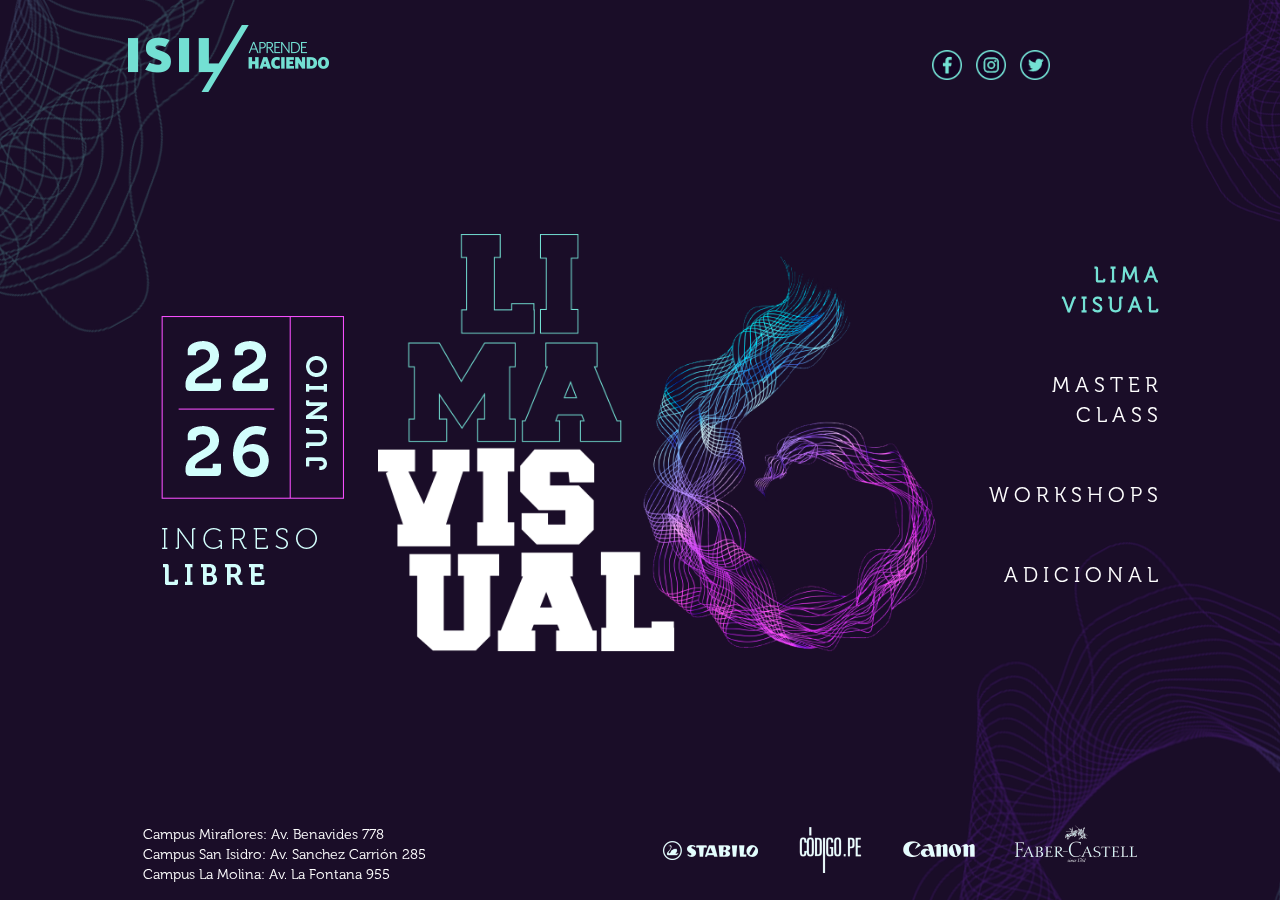
<file: index.html>
<!DOCTYPE html>
<html lang="en">
  <head>
  <title>L I M A  V I S U A L</title>
  <meta charset="utf-8">
  <meta name="viewport" content="width=device-width, initial-scale=1">
  <link rel="stylesheet" href="https://maxcdn.bootstrapcdn.com/bootstrap/3.3.7/css/bootstrap.min.css">
  <script src="js/js.js"></script>
  <script src="https://maxcdn.bootstrapcdn.com/bootstrap/3.3.7/js/bootstrap.min.js"></script>
  <link href="fonts/Museo-300.css" rel="stylesheet" type="text/css">
  <link href="fonts/MuseoSlab-500.css" rel="stylesheet" type="text/css">
	  <link href="css/style.css" rel="stylesheet" type="text/css">
      <link href="css/animate.min.css" rel="stylesheet" type="text/css">
  
  </head>
  <body>

	<div class="malla"> <img src="img/malla.png" class="img-responsive"></div>
	<div class="malla2"> <img src="img/malla.png" class="img-responsive"></div>
	<div class="malla3"> <img src="img/malla.png" class="img-responsive"></div>
	<div class="malla4"> <img src="img/malla.png" class="img-responsive"></div>
	<div class="custom-container">
    
	
    <div class="custom-content">
    <div class="logo-brand animated bounceInDown"><a href="index.html"><img src="img/logotipo.png" alt="logo" class="img-responsive"/></a></div>
    <div class="redes">
    <ul>
    <li><a href="https://es-la.facebook.com/ISILpe/" target="_blank"><img src="img/facebook.png" width="30" height="30" alt=""/></a></li>
    <li><a href="https://www.instagram.com/isil_pe/?hl=es-la" target="_blank"><img src="img/insta.png" width="30" height="30" alt=""/></a></li>
    <li><a href="https://twitter.com/isil_pe?lang=es" target="_blank"><img src="img/twitter.png" width="30" height="30" alt=""/></a></li>
    
    </ul>
    </div>
    
    
    
   
    <div class="new-actions animated bounceInLeft"> <img src="img/cambia.png" width="260" height="127" alt="" class="img-responsive" style="max-width:183px;"/></div>
    <div class="new-principal-img animated zoomIn" > <img src="img/visual.png" width="668" height="495" alt="" class="img-responsive"/> </div>
    
    
 
      
  </div>
    <div class="custom-sidebar">
    <div class="btn-mobile" id="menu-nav" data-click-state="1"><img src="img/lines-nav.png" alt=""/></div>
    <nav>
        <ul>
        <li class="active"><a href="lima-visual.html">LIMA VISUAL</a></li>
			<li><a href="master-class.html">MASTER CLASS</a></li>
        <li><a href="workshops.html">WORKSHOPS</a></li>
        <li><a href="adicional.html">ADICIONAL</a></li>
      </ul>
      
      <div class="addressMob">
        <p><a href="https://goo.gl/maps/38HmVsGnxo92">Campus Miraflores: <br>Av. Benavides 778</a></p>
           <p><a href="https://goo.gl/maps/GkmCmnxod3t">Campus San Isidro <br> Av. Sanchez Carrión 28</a></p>
           <p><a href="https://goo.gl/maps/DHStRrrfHNH2">Campus La Molina: <br> Av. La Fontana 955</a></p>
 	<ul class="menu-redes"> 
    <li><a href="https://es-la.facebook.com/ISILpe/"><img src="img/facebook.png" width="38" height="38" alt=""/></a></li>
    <li><a href="https://www.instagram.com/isil_pe/?hl=es-la"><img src="img/insta.png" width="38" height="38" alt=""/></a></li>
    <li><a href="https://twitter.com/isil_pe?lang=es"><img src="img/twitter.png" width="38" height="38" alt=""/></a></li>
        
      </ul>
      </div>
      
     
      
      </nav>
  </div>
  </div>
<footer>
    <div class="address">
    <p><a href="https://goo.gl/maps/38HmVsGnxo92">Campus Miraflores: Av. Benavides 778</a><br>
		<a href="https://goo.gl/maps/GkmCmnxod3t">Campus San Isidro: Av. Sanchez Carrión 285</a><br>
        <a href="https://goo.gl/maps/DHStRrrfHNH2">Campus La Molina: Av. La Fontana 955</a></p>
  </div>
    <div class="logos"><img src="img/logos.png" alt="Auspiciadores" class="img-responsive"/></div>
  </footer>
<script>
$('#menu-nav').on('click',function(){

if($(this).attr('data-click-state') == 1) {
$(this).attr('data-click-state', 0)
$("nav").show().css({ "display": "inline-block"});
	
	$(".custom-sidebar").addClass("menu-mob-active");
} else {
$(this).attr('data-click-state', 1)
$("nav").hide();
	$(".custom-sidebar").removeClass("menu-mob-active")
}

});	
</script>
</body>
</html>
</file>
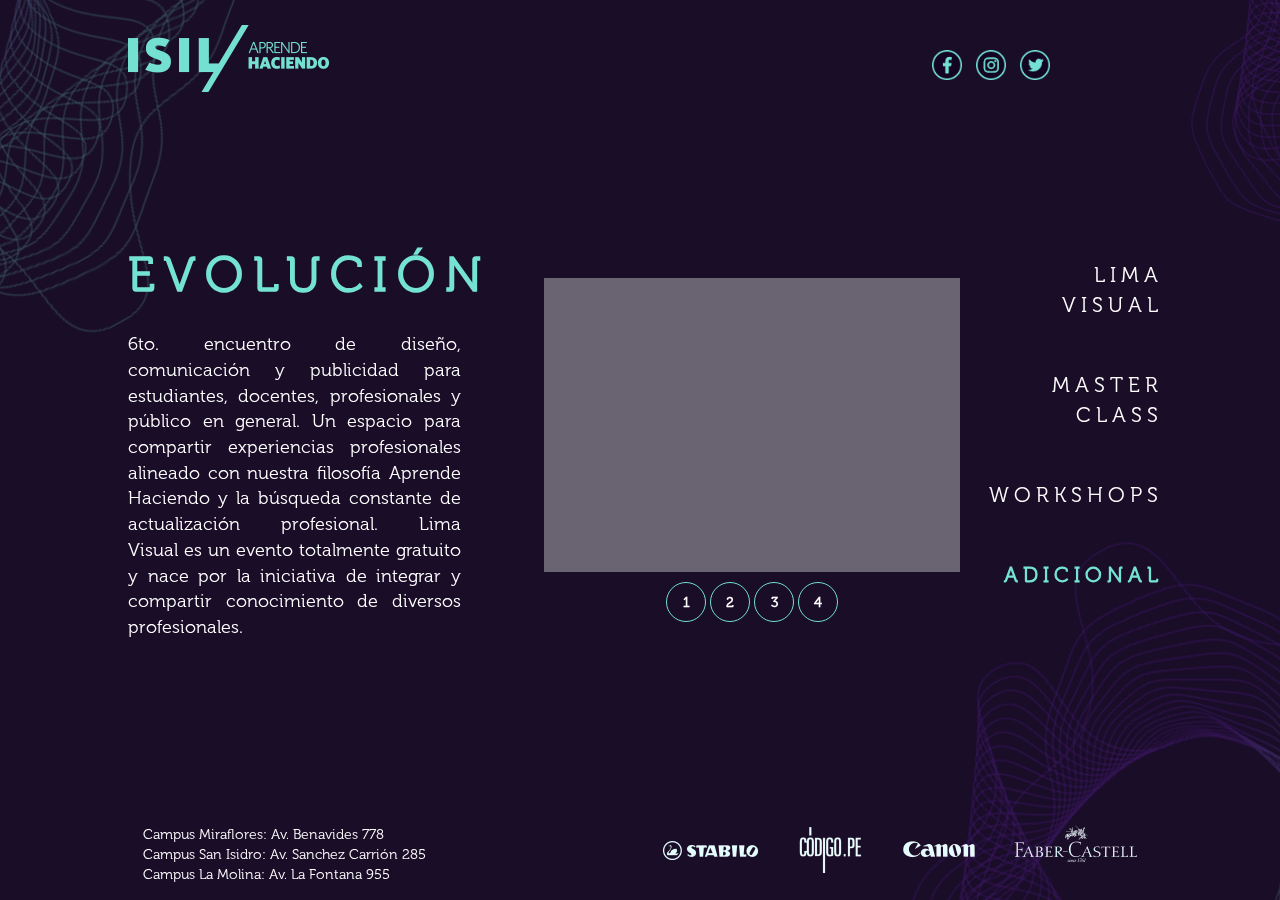
<file: adicional.html>
<!DOCTYPE html>
<html lang="en">
  <head>
  <title>Lima Visual 6</title>
  <meta charset="utf-8">
  <meta name="viewport" content="width=device-width, initial-scale=1">
  <link rel="stylesheet" href="https://maxcdn.bootstrapcdn.com/bootstrap/3.3.7/css/bootstrap.min.css">
  <script src="js/js.js"></script>
  <script src="https://maxcdn.bootstrapcdn.com/bootstrap/3.3.7/js/bootstrap.min.js"></script>
  <link href="fonts/Museo-300.css" rel="stylesheet" type="text/css">
  <link href="fonts/MuseoSlab-500.css" rel="stylesheet" type="text/css">
	  <link href="css/style.css" rel="stylesheet" type="text/css">
  <link href="css/animate.min.css" rel="stylesheet" type="text/css">
  </head>
  <body>

	<div class="malla"> <img src="img/malla.png" class="img-responsive"></div>
	<div class="malla2"> <img src="img/malla.png" class="img-responsive"></div>
	<div class="malla3"> <img src="img/malla.png" class="img-responsive"></div>
	<div class="malla4"> <img src="img/malla.png" class="img-responsive"></div>
	<div class="custom-container">
    
	
    <div class="custom-content">
    <div class="logo-brand animated bounceInDown"><a href="index.html"><img src="img/logotipo.png" alt="logo" class="img-responsive"/></a></div>
    <div class="redes">
    <ul>
    <li><a href="https://es-la.facebook.com/ISILpe/" target="_blank"><img src="img/facebook.png" width="30" height="30" alt=""/></a></li>
    <li><a href="https://www.instagram.com/isil_pe/?hl=es-la" target="_blank"><img src="img/insta.png" width="30" height="30" alt=""/></a></li>
    <li><a href="https://twitter.com/isil_pe?lang=es" target="_blank"><img src="img/twitter.png" width="30" height="30" alt=""/></a></li>
    
    </ul>
    </div>
    
    
    
   
    



        
        
		
		<div class="col-1-2">
        <div class="content-text animated bounceInLeft">
        	<div class="head-mobile"><span> &lt; </span><a href="index.html">volver al inicio</a></div>
         <h2>EVOLUCIÓN</h2>
         
		<p>6to. encuentro de diseño, comunicación y publicidad para estudiantes, docentes, profesionales y público en general.
			Un espacio para compartir experiencias profesionales alineado con nuestra filosofía Aprende Haciendo y la búsqueda constante de actualización profesional.
		    Lima Visual es un evento totalmente gratuito y nace por la iniciativa de integrar y compartir conocimiento de diversos profesionales.</p>
	
			
			
        
        </div>
       
        </div>
        <div class="col-2-2">
        <div class="slider animated bounceInRight">
			<img src="img/foto.png" width="760" height="538" alt="" class="img-responsive"/>
            <ul class="numbers" style="text-align:center;">
				<li><a href="#">1</a></li>
				<li><a href="#">2</a></li>
				<li><a href="#">3</a></li>
				<li><a href="#">4</a></li>
			</ul>
		</div>  
		
      </div>
		
		
		
		
		
		
		
		
		
		
		
		
		
        
        
        
        
        
        
      
  </div>
    <div class="custom-sidebar">
    <div class="btn-mobile" id="menu-nav" data-click-state="1"><img src="img/lines-nav.png" alt=""/></div>
    <nav>
        <ul>
        <li><a href="lima-visual.html">LIMA VISUAL</a></li>
			<li><a href="master-class.html">MASTER CLASS</a></li>
        <li><a href="workshops.html">WORKSHOPS</a></li>
        <li class="active"><a href="adicional.html">ADICIONAL</a></li>
      </ul>
      
      <div class="addressMob">
        <p><a href="https://goo.gl/maps/38HmVsGnxo92">Campus Miraflores: <br>Av. Benavides 778</a></p>
           <p><a href="https://goo.gl/maps/GkmCmnxod3t">Campus San Isidro <br> Av. Sanchez Carrión 28</a></p>
           <p><a href="https://goo.gl/maps/DHStRrrfHNH2">Campus La Molina: <br> Av. La Fontana 955</a></p>
 	<ul class="menu-redes"> 
    <li><a href="https://es-la.facebook.com/ISILpe/"><img src="img/facebook.png" width="38" height="38" alt=""/></a></li>
    <li><a href="https://www.instagram.com/isil_pe/?hl=es-la"><img src="img/insta.png" width="38" height="38" alt=""/></a></li>
    <li><a href="https://twitter.com/isil_pe?lang=es"><img src="img/twitter.png" width="38" height="38" alt=""/></a></li>
        
      </ul>
      </div>
      
      
     
      
      </nav>
  </div>
  </div>
<footer>
    <div class="address">
    <p>Campus Miraflores: Av. Benavides 778<br>
        Campus San Isidro: Av. Sanchez Carrión 285<br>
        Campus La Molina: Av. La Fontana 955</p>
  </div>
    <div class="logos"><img src="img/logos.png" alt="Auspiciadores" class="img-responsive"/></div>
  </footer>
<script>
$('#menu-nav').on('click',function(){

if($(this).attr('data-click-state') == 1) {
$(this).attr('data-click-state', 0)
$("nav").show().css({ "display": "inline-block"});
	
	$(".custom-sidebar").addClass("menu-mob-active");
} else {
$(this).attr('data-click-state', 1)
$("nav").hide();
	$(".custom-sidebar").removeClass("menu-mob-active")
}

});	
</script>
</body>
</html>
</file>
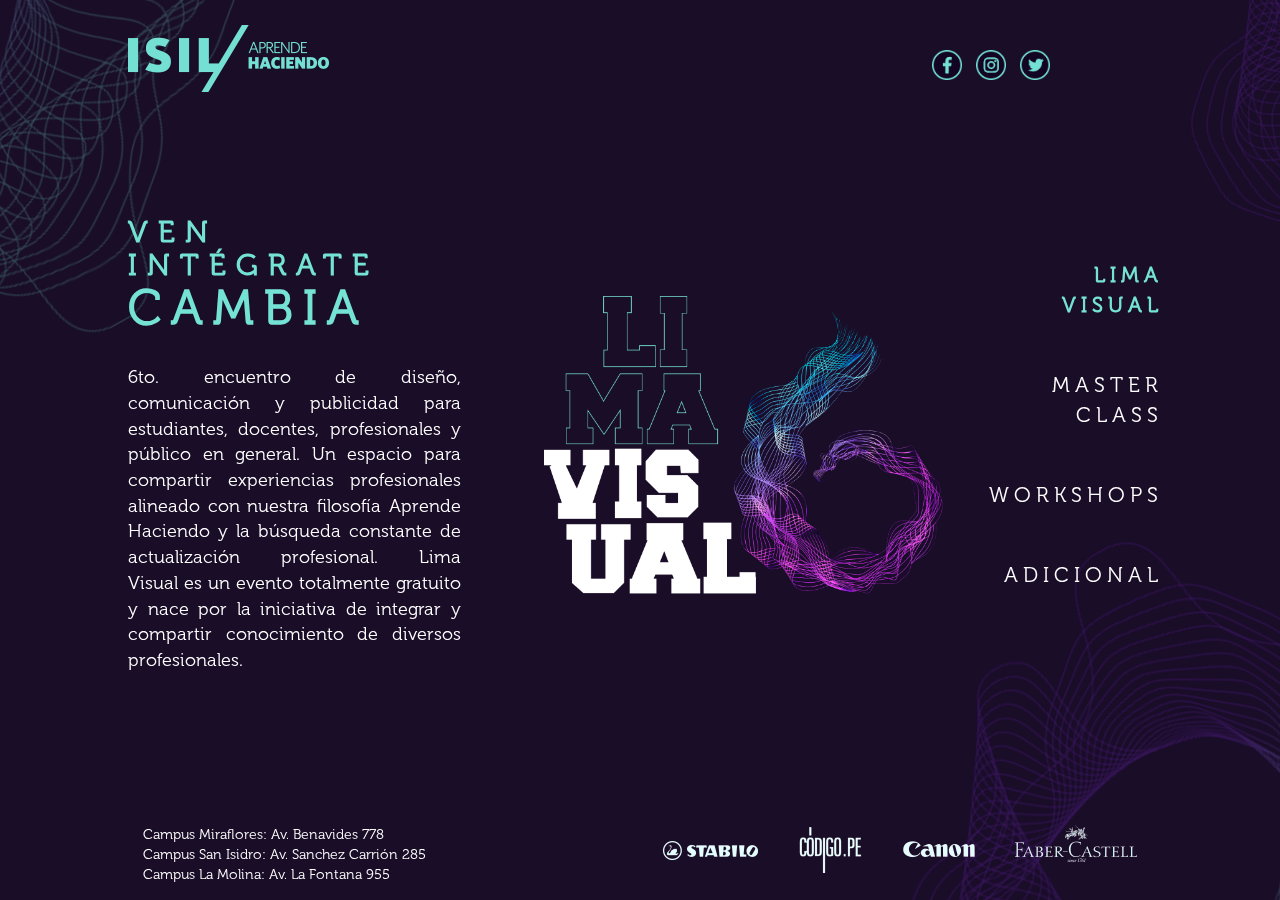
<file: lima-visual.html>
<!DOCTYPE html>
<html lang="en">
  <head>
  <title>Lima Visual 6</title>
  <meta charset="utf-8">
  <meta name="viewport" content="width=device-width, initial-scale=1">
  <link rel="stylesheet" href="https://maxcdn.bootstrapcdn.com/bootstrap/3.3.7/css/bootstrap.min.css">
  <script src="js/js.js"></script>
  <script src="https://maxcdn.bootstrapcdn.com/bootstrap/3.3.7/js/bootstrap.min.js"></script>
  <link href="fonts/Museo-300.css" rel="stylesheet" type="text/css">
  <link href="fonts/MuseoSlab-500.css" rel="stylesheet" type="text/css">
	  <link href="css/style.css" rel="stylesheet" type="text/css">
      <link href="css/animate.min.css" rel="stylesheet" type="text/css">
  
  </head>
  <body>

	<div class="malla"> <img src="img/malla.png" class="img-responsive"></div>
	<div class="malla2"> <img src="img/malla.png" class="img-responsive"></div>
	<div class="malla3"> <img src="img/malla.png" class="img-responsive"></div>
	<div class="malla4"> <img src="img/malla.png" class="img-responsive"></div>
	<div class="custom-container">
    
	
    <div class="custom-content">
    <div class="logo-brand animated bounceInDown"><a href="index.html"><img src="img/logotipo.png" alt="logo" class="img-responsive"/></a></div>
    <div class="redes">
    <ul>
    <li><a href="https://es-la.facebook.com/ISILpe/" target="_blank"><img src="img/facebook.png" width="30" height="30" alt=""/></a></li>
    <li><a href="https://www.instagram.com/isil_pe/?hl=es-la" target="_blank"><img src="img/insta.png" width="30" height="30" alt=""/></a></li>
    <li><a href="https://twitter.com/isil_pe?lang=es" target="_blank"><img src="img/twitter.png" width="30" height="30" alt=""/></a></li>
    
    </ul>
    </div>
    
    
    
   
		
		
		
		
        
        
        <div class="col-1-2 go-right only-img">
        <img src="img/visual.png" width="668" height="495" alt="" class="img-responsive animated zoomIn" style="display: inline-block"/>
       
        </div>
        <div class="col-2-2 go-left">
		
		<div class="content-text animated bounceInLeft">
        
         <h2><span>VEN</span> <span>INTÉGRATE</span> CAMBIA</h2>
        <p>6to. encuentro de diseño, comunicación y publicidad para estudiantes, docentes, profesionales y público en general.
        	Un espacio para compartir experiencias profesionales alineado con nuestra filosofía Aprende Haciendo y la búsqueda constante de actualización profesional. Lima Visual es un evento totalmente gratuito y nace por la iniciativa de integrar y compartir conocimiento de diversos profesionales.</p>
        
        </div>
		</div>
		
		
		
		
		
        
      
  </div>
    <div class="custom-sidebar">
    <div class="btn-mobile" id="menu-nav" data-click-state="1"><img src="img/lines-nav.png" alt=""/></div>
    <nav>
        <ul>
        <li class="active"><a href="lima-visual.html">LIMA VISUAL</a></li>
			<li><a href="master-class.html">MASTER CLASS</a></li>
        <li><a href="workshops.html">WORKSHOPS</a></li>
        <li><a href="adicional.html">ADICIONAL</a></li>
      </ul>
      
	<div class="addressMob">
        <p><a href="https://goo.gl/maps/38HmVsGnxo92">Campus Miraflores: <br>Av. Benavides 778</a></p>
           <p><a href="https://goo.gl/maps/GkmCmnxod3t">Campus San Isidro <br> Av. Sanchez Carrión 28</a></p>
           <p><a href="https://goo.gl/maps/DHStRrrfHNH2">Campus La Molina: <br> Av. La Fontana 955</a></p>
 	<ul class="menu-redes"> 
    <li><a href="https://es-la.facebook.com/ISILpe/"><img src="img/facebook.png" width="38" height="38" alt=""/></a></li>
    <li><a href="https://www.instagram.com/isil_pe/?hl=es-la"><img src="img/insta.png" width="38" height="38" alt=""/></a></li>
    <li><a href="https://twitter.com/isil_pe?lang=es"><img src="img/twitter.png" width="38" height="38" alt=""/></a></li>
        
      </ul>
      </div>
            
     
      
      </nav>
  </div>
  </div>
<footer>
    <div class="address">
    <p><a href="https://goo.gl/maps/38HmVsGnxo92">Campus Miraflores: Av. Benavides 778</a><br>
		<a href="https://goo.gl/maps/GkmCmnxod3t">Campus San Isidro: Av. Sanchez Carrión 285</a><br>
        <a href="https://goo.gl/maps/DHStRrrfHNH2">Campus La Molina: Av. La Fontana 955</a></p>
  </div>
    <div class="logos"><img src="img/logos.png" alt="Auspiciadores" class="img-responsive"/></div>
  </footer>
<script>
$('#menu-nav').on('click',function(){

if($(this).attr('data-click-state') == 1) {
$(this).attr('data-click-state', 0)
$("nav").show().css({ "display": "inline-block"});
	
	$(".custom-sidebar").addClass("menu-mob-active");
} else {
$(this).attr('data-click-state', 1)
$("nav").hide();
	$(".custom-sidebar").removeClass("menu-mob-active")
}

});	
</script>
</body>
</html>
</file>
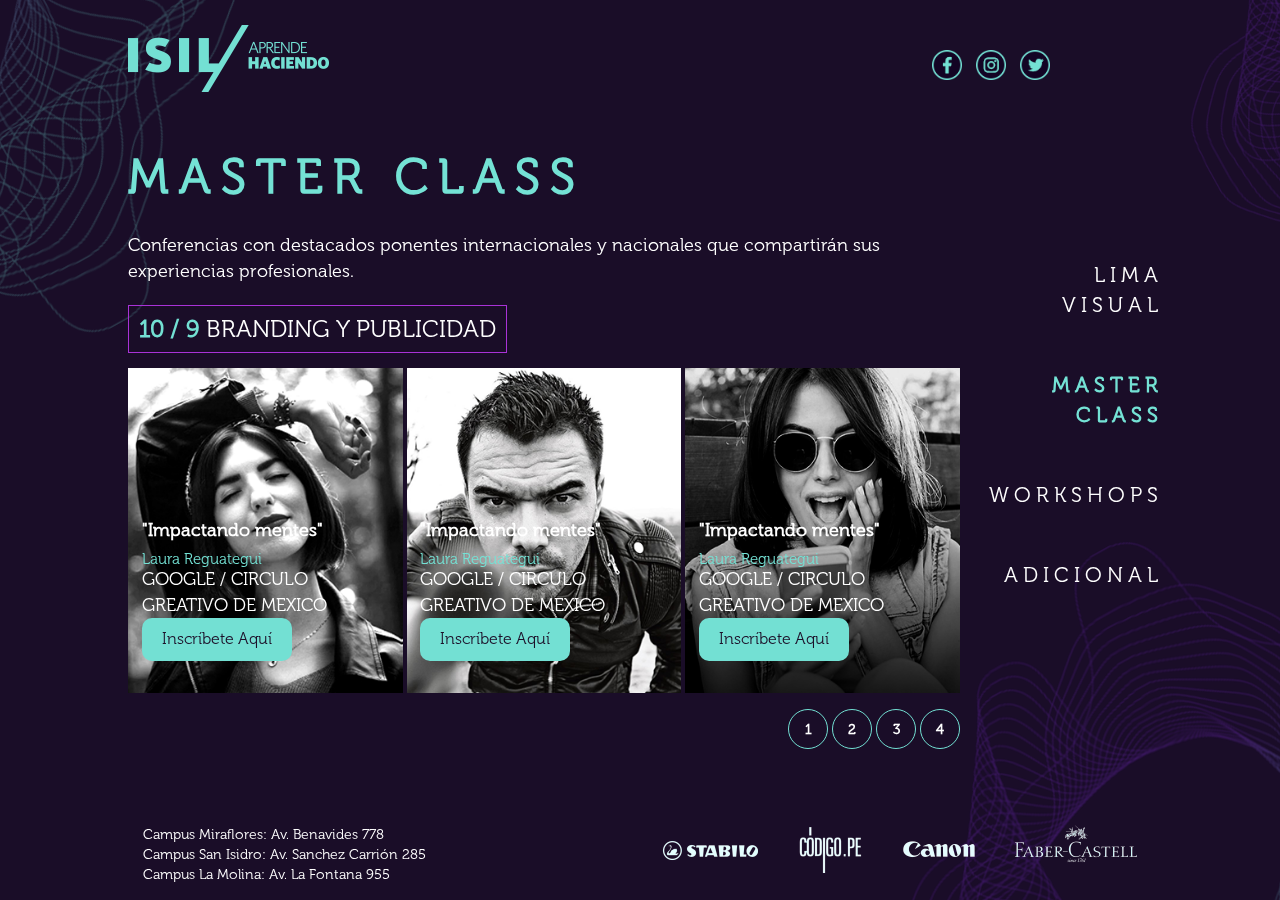
<file: master-class.html>
<!DOCTYPE html>
<html lang="en">
  <head>
  <title>Lima Visual 6</title>
  <meta charset="utf-8">
  <meta name="viewport" content="width=device-width, initial-scale=1">
  <link rel="stylesheet" href="https://maxcdn.bootstrapcdn.com/bootstrap/3.3.7/css/bootstrap.min.css">
  <script src="js/js.js"></script>
  <script src="https://maxcdn.bootstrapcdn.com/bootstrap/3.3.7/js/bootstrap.min.js"></script>
  <link href="fonts/Museo-300.css" rel="stylesheet" type="text/css">
  <link href="fonts/MuseoSlab-500.css" rel="stylesheet" type="text/css">
	  <link href="css/style.css" rel="stylesheet" type="text/css">
   <link href="css/animate.min.css" rel="stylesheet" type="text/css">
  </head>
  <body>
  	
	<div class="malla"> <img src="img/malla.png" class="img-responsive"></div>
	<div class="malla2"> <img src="img/malla.png" class="img-responsive"></div>
	<div class="malla3"> <img src="img/malla.png" class="img-responsive"></div>
	<div class="malla4"> <img src="img/malla.png" class="img-responsive"></div>
	<div class="custom-container">
    
	
    <div class="custom-content">
    <div class="logo-brand animated bounceInDown"><a href="index.html"><img src="img/logotipo.png" alt="logo" class="img-responsive"/></a></div>
    <div class="redes">
    <ul>
    <li><a href="https://es-la.facebook.com/ISILpe/" target="_blank"><img src="img/facebook.png" width="30" height="30" alt=""/></a></li>
    <li><a href="https://www.instagram.com/isil_pe/?hl=es-la" target="_blank"><img src="img/insta.png" width="30" height="30" alt=""/></a></li>
    <li><a href="https://twitter.com/isil_pe?lang=es" target="_blank"><img src="img/twitter.png" width="30" height="30" alt=""/></a></li>
    
    </ul>
    </div>
    
    
    
		
		
		
		
        
        <div class="content-full-w">
        <div class="content-text-w">
			<div class="head-mobile"><span> &lt; </span><a href="index.html">volver al inicio</a></div>
       		<h2 class="animated bounceInDown">MASTER CLASS</h2>
            <p class="animated bounceInDown">Conferencias con destacados ponentes internacionales y nacionales que compartirán sus experiencias profesionales.</p>
            <h3 class="title-h3 animated bounceInLeft"><span>10 / 9</span> BRANDING Y PUBLICIDAD</h3>
          <div class="gallery">
            	<div class="gallery-items animated bounceInLeft">  
                <div class="descri-img">
                <h4>"Impactando mentes"</h4>
                <h5>Laura Reguategui</h5>
                <p>GOOGLE / CIRCULO GREATIVO DE MEXICO</p>
                </div>              
                <a href="master_class_inscripcion.html" type="button" class="custom-btn btn-hide">Inscríbete Aquí</a>
                <img src="img/img1.png" class="img-responsive"/>
                </div>
                <div class="gallery-items img-hide animated bounceInUp">
                 <div class="descri-img">
                <h4>"Impactando mentes"</h4>
                <h5>Laura Reguategui</h5>
                <p>GOOGLE / CIRCULO GREATIVO DE MEXICO</p>
                </div>              
                <a href="master_class_inscripcion.html" type="button" class="custom-btn btn-hide">Inscríbete Aquí</a>
                <img src="img/img2.png" class="img-responsive"/>
                </div>
                <div class="gallery-items img-hide animated bounceInRight">
                 <div class="descri-img">
                <h4>"Impactando mentes"</h4>
                <h5>Laura Reguategui</h5>
                <p>GOOGLE / CIRCULO GREATIVO DE MEXICO</p>
                </div>              
                <a href="master_class_inscripcion.html" type="button" class="custom-btn btn-hide">Inscríbete Aquí</a>
                <img src="img/img3.png" class="img-responsive"/>
                </div>
            </div>
			<ul class="numbers">
				<li><a href="#">1</a></li>
				<li><a href="#">2</a></li>
				<li><a href="#">3</a></li>
				<li><a href="#">4</a></li>
			</ul>
            
        </div>
        </div>
		
		
		
		
        
        
        
      
  </div>
    <div class="custom-sidebar">
    <div class="btn-mobile" id="menu-nav" data-click-state="1"><img src="img/lines-nav.png" alt=""/></div>
    <nav>
        <ul>
        <li><a href="lima-visual.html">LIMA VISUAL</a></li>
			<li class="active"><a href="master-class.html">MASTER CLASS</a></li>
        <li><a href="workshops.html">WORKSHOPS</a></li>
        <li><a href="adicional.html">ADICIONAL</a></li>
      </ul>
      
      <div class="addressMob">
        <p><a href="https://goo.gl/maps/38HmVsGnxo92">Campus Miraflores: <br>Av. Benavides 778</a></p>
           <p><a href="https://goo.gl/maps/GkmCmnxod3t">Campus San Isidro <br> Av. Sanchez Carrión 28</a></p>
           <p><a href="https://goo.gl/maps/DHStRrrfHNH2">Campus La Molina: <br> Av. La Fontana 955</a></p>
 	<ul class="menu-redes"> 
    <li><a href="https://es-la.facebook.com/ISILpe/"><img src="img/facebook.png" width="38" height="38" alt=""/></a></li>
    <li><a href="https://www.instagram.com/isil_pe/?hl=es-la"><img src="img/insta.png" width="38" height="38" alt=""/></a></li>
    <li><a href="https://twitter.com/isil_pe?lang=es"><img src="img/twitter.png" width="38" height="38" alt=""/></a></li>
        
      </ul>
      </div>
     
      
      </nav>
  </div>
  </div>
<footer>
    <div class="address">
    <p><a href="https://goo.gl/maps/38HmVsGnxo92">Campus Miraflores: Av. Benavides 778</a><br>
		<a href="https://goo.gl/maps/GkmCmnxod3t">Campus San Isidro: Av. Sanchez Carrión 285</a><br>
        <a href="https://goo.gl/maps/DHStRrrfHNH2">Campus La Molina: Av. La Fontana 955</a></p>
  </div>
    <div class="logos"><img src="img/logos.png" alt="Auspiciadores" class="img-responsive"/></div>
  </footer>
<script>
$('#menu-nav').on('click',function(){

if($(this).attr('data-click-state') == 1) {
$(this).attr('data-click-state', 0)
$("nav").show().css({ "display": "inline-block"});
	
	$(".custom-sidebar").addClass("menu-mob-active");
} else {
$(this).attr('data-click-state', 1)
$("nav").hide();
	$(".custom-sidebar").removeClass("menu-mob-active")
}

});	
</script>
</body>
</html>
</file>
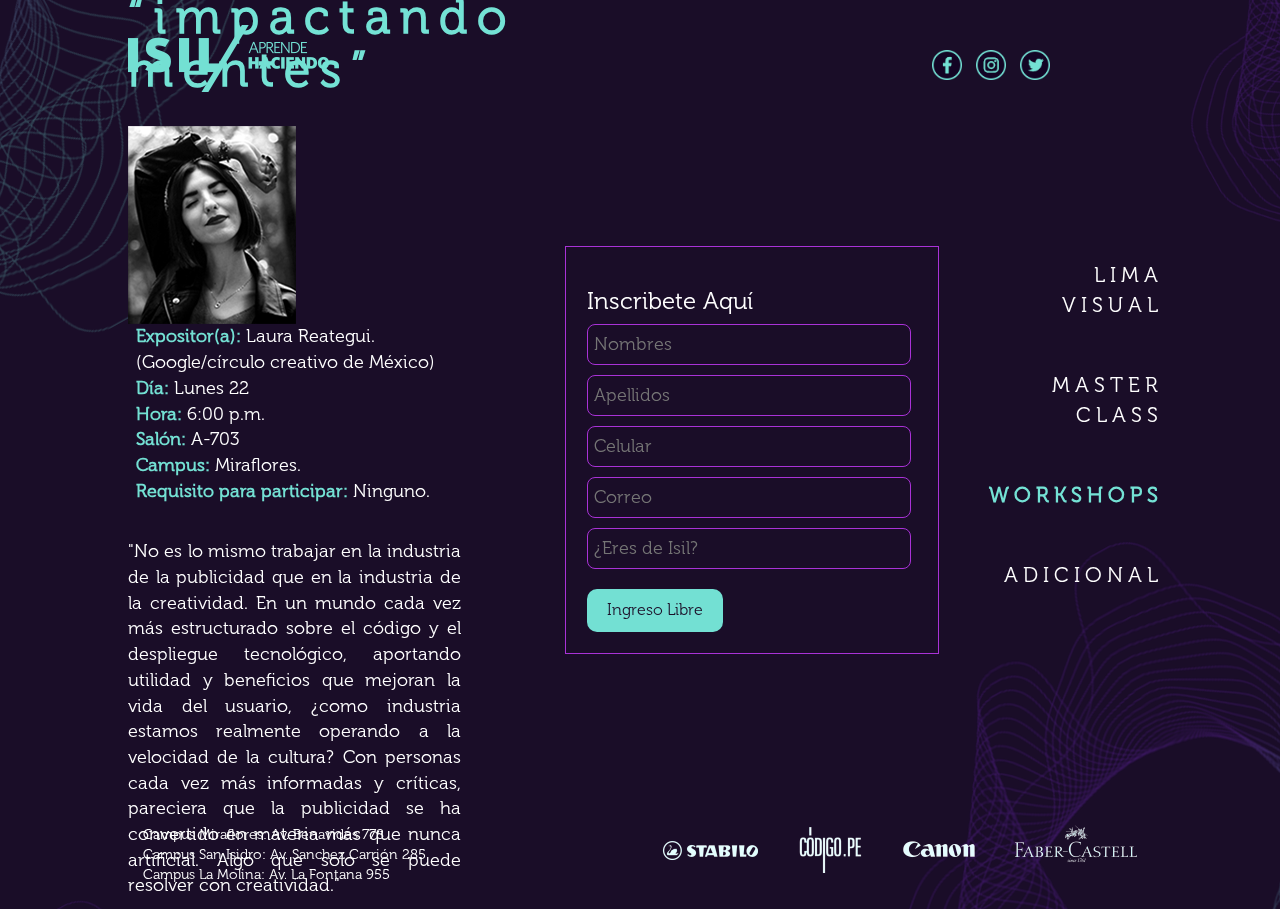
<file: master_class_inscripcion.html>
<!DOCTYPE html>
<html lang="en">
  <head>
  <title>Lima Visual 6</title>
  <meta charset="utf-8">
  <meta name="viewport" content="width=device-width, initial-scale=1">
  <link rel="stylesheet" href="https://maxcdn.bootstrapcdn.com/bootstrap/3.3.7/css/bootstrap.min.css">
  <script src="js/js.js"></script>
  <script src="https://maxcdn.bootstrapcdn.com/bootstrap/3.3.7/js/bootstrap.min.js"></script>
  <link href="fonts/Museo-300.css" rel="stylesheet" type="text/css">
  <link href="fonts/MuseoSlab-500.css" rel="stylesheet" type="text/css">
	  <link href="css/style.css" rel="stylesheet" type="text/css">
  <link href="css/animate.min.css" rel="stylesheet" type="text/css">
  </head>
  <body>
  	
	<div class="malla"> <img src="img/malla.png" class="img-responsive"></div>
	<div class="malla2"> <img src="img/malla.png" class="img-responsive"></div>
	<div class="malla3"> <img src="img/malla.png" class="img-responsive"></div>
	<div class="malla4"> <img src="img/malla.png" class="img-responsive"></div>
	<div class="custom-container">
    
	
    <div class="custom-content">
    <div class="logo-brand animated bounceInDown"><a href="index.html"><img src="img/logotipo.png" alt="logo" class="img-responsive"/></a></div>
    <div class="redes">
    <ul>
    <li><a href="https://es-la.facebook.com/ISILpe/" target="_blank"><img src="img/facebook.png" width="30" height="30" alt=""/></a></li>
    <li><a href="https://www.instagram.com/isil_pe/?hl=es-la" target="_blank"><img src="img/insta.png" width="30" height="30" alt=""/></a></li>
    <li><a href="https://twitter.com/isil_pe?lang=es" target="_blank"><img src="img/twitter.png" width="30" height="30" alt=""/></a></li>
    
    </ul>
    </div>
    
    
    
   
		
		<div class="col-1-2">
        <div class="content-text animated bounceInLeft">
        	<div class="head-mobile"><span> &lt; </span><a href="index.html">volver al inicio</a></div>
         <h2>“impactando mentes”</h2>
		  <img src="img/01.png" class="foto-text"/>
			
			<ul class="list-datos list-foto-text">
	      <li><span>Expositor(a):</span> Laura Reategui.<br>(Google/círculo creativo de México)</li>
            <li><span>Día:</span> Lunes 22</li>
            <li><span>Hora:</span> 6:00 p.m.</li>
            <li><span>Salón:</span> A-703 </li>
            <li><span>Campus:</span> Miraflores.</li>
            <li><span>Requisito para participar:</span> Ninguno.</li>
         </ul>
        <p style="margin-top: 10px;" class="img-hide">"No es lo mismo trabajar en la industria de la publicidad que en la industria de la creatividad. En un mundo cada vez más estructurado sobre el código y el despliegue tecnológico, aportando utilidad y beneficios que mejoran la vida del usuario, ¿como industria estamos realmente operando a la velocidad de la cultura? Con personas cada vez más informadas y críticas, pareciera que la publicidad se ha convertido en materia más que nunca artificial. Algo que solo se puede resolver con creatividad."</p>
        
        </div>
       
        </div>
        <div class="col-2-2">
        <form class="animated bounceInDown">
        	<h3>Inscribete Aquí</h3>
            <input type="text" name="nombre" placeholder="Nombres">
            <input type="text" name="nombre" placeholder="Apellidos">
            <input type="text" name="nombre" placeholder="Celular">
            <input type="text" name="nombre" placeholder="Correo">
			<input type="text" name="nombre" placeholder="¿Eres de Isil?">
            <button type="button" class="custom-btn">Ingreso Libre</button>
        </form>
        
        </div><!---->
		
		
		
        
      
  </div>
    <div class="custom-sidebar">
    <div class="btn-mobile" id="menu-nav" data-click-state="1"><img src="img/lines-nav.png" alt=""/></div>
    <nav>
        <ul>
        <li><a href="lima-visual.html">LIMA VISUAL</a></li>
			<li><a href="master-class.html">MASTER CLASS</a></li>
        <li class="active"><a href="workshops.html">WORKSHOPS</a></li>
        <li><a href="adicional.html">ADICIONAL</a></li>
      </ul>
      
      <div class="addressMob">
        <p><a href="https://goo.gl/maps/38HmVsGnxo92">Campus Miraflores: <br>Av. Benavides 778</a></p>
           <p><a href="https://goo.gl/maps/GkmCmnxod3t">Campus San Isidro <br> Av. Sanchez Carrión 28</a></p>
           <p><a href="https://goo.gl/maps/DHStRrrfHNH2">Campus La Molina: <br> Av. La Fontana 955</a></p>
 	<ul class="menu-redes"> 
    <li><a href="https://es-la.facebook.com/ISILpe/"><img src="img/facebook.png" width="38" height="38" alt=""/></a></li>
    <li><a href="https://www.instagram.com/isil_pe/?hl=es-la"><img src="img/insta.png" width="38" height="38" alt=""/></a></li>
    <li><a href="https://twitter.com/isil_pe?lang=es"><img src="img/twitter.png" width="38" height="38" alt=""/></a></li>
        
      </ul>
      </div>
      
     
      
      </nav>
  </div>
  </div>
<footer>
    <div class="address">
    <p>Campus Miraflores: Av. Benavides 778<br>
        Campus San Isidro: Av. Sanchez Carrión 285<br>
        Campus La Molina: Av. La Fontana 955</p>
  </div>
    <div class="logos"><img src="img/logos.png" alt="Auspiciadores" class="img-responsive"/></div>
  </footer>
<script>
$('#menu-nav').on('click',function(){

if($(this).attr('data-click-state') == 1) {
$(this).attr('data-click-state', 0)
$("nav").show().css({ "display": "inline-block"});
	
	$(".custom-sidebar").addClass("menu-mob-active");
} else {
$(this).attr('data-click-state', 1)
$("nav").hide();
	$(".custom-sidebar").removeClass("menu-mob-active")
}

});	
</script>
</body>
</html>
</file>
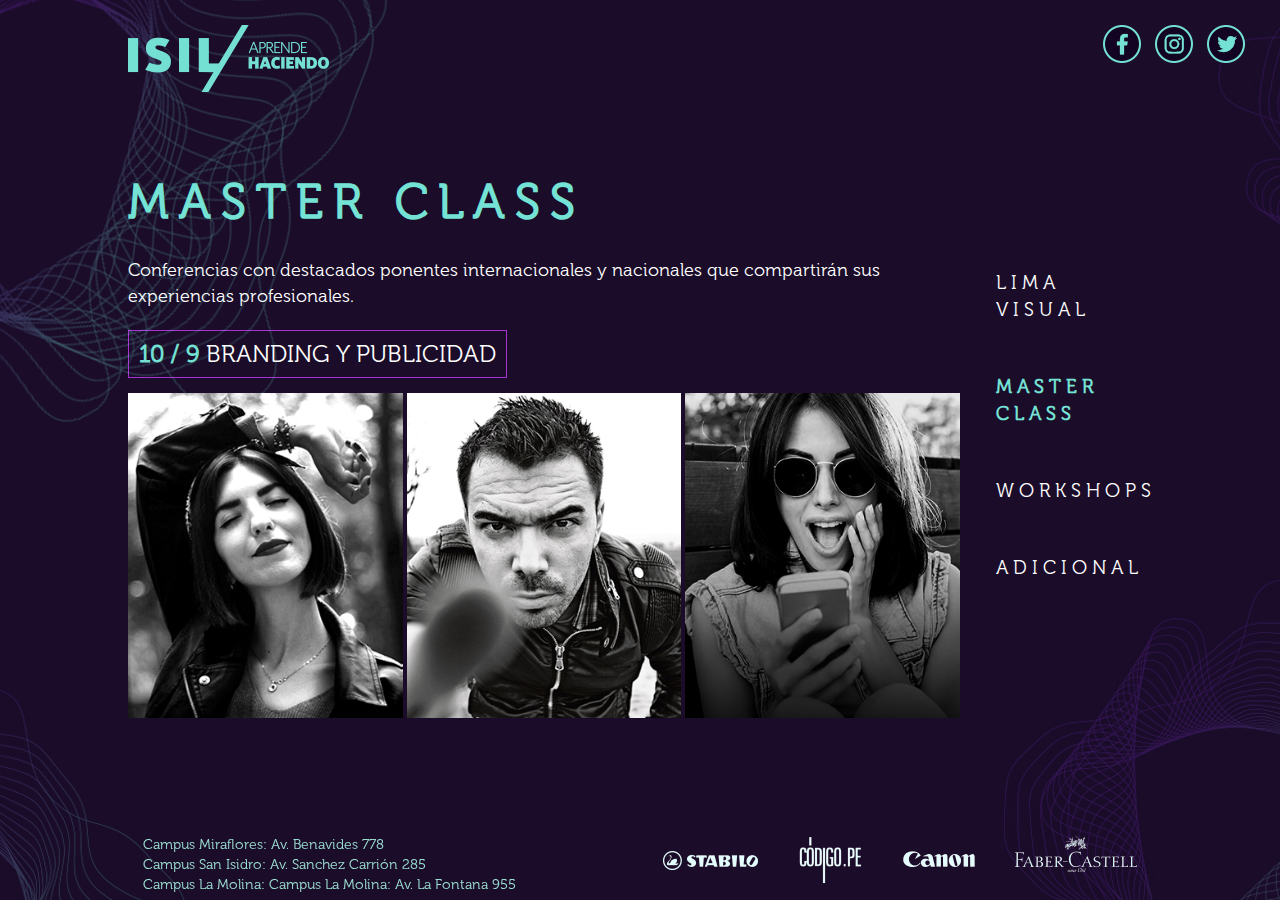
<file: masterclass.html>
<!DOCTYPE html>
<html lang="en">
  <head>
  <title>Bootstrap Example</title>
  <meta charset="utf-8">
  <meta name="viewport" content="width=device-width, initial-scale=1">
  <link rel="stylesheet" href="https://maxcdn.bootstrapcdn.com/bootstrap/3.3.7/css/bootstrap.min.css">
  <script src="https://ajax.googleapis.com/ajax/libs/jquery/3.3.1/jquery.min.js"></script>
  <script src="https://maxcdn.bootstrapcdn.com/bootstrap/3.3.7/js/bootstrap.min.js"></script>
  <link href="fonts/Museo-300.css" rel="stylesheet" type="text/css">
  <link href="fonts/MuseoSlab-500.css" rel="stylesheet" type="text/css">
  <style>
body, html {
	width: 100%;
	height: 100%;
	position: relative;
	overflow: hidden;
	background-image: url(img/bg.jpg);
	background-position: center;
	background-size: cover;
	font-family: 'Museo-300', "Hoefler Text", "Liberation Serif", Times, "Times New Roman", "serif";
	color: white;

}
h2
{
	color: #74e2d5;
    font-size: 48px;
    font-weight: bold;
    letter-spacing: 10px;
	margin-bottom:30px;
	margin-top:0;
}
.title-h3
{
	padding:10px;
	margin:0;
	border: solid 1px #a932d7;
	margin-top:10px;
	margin-bottom:15px;
	display:inline-block;
	
}
.title-h3 span
{
color:#73e0d3;
font-weight:bold;	
}
p
{
	font-size:18px;
}
/* Set height of the grid so .sidenav can be 100% (adjust if needed) */
.row.content {
	height: 100%;
	position: relative;
}
/* Set gray background color and 100% height */
.sidenav {
	height: 100%;
}
/* Set black background color, white text and some padding */
footer {
	background-color: #555;
	color: white;
	padding: 15px;
}
.custom-container {
	width: 100%;
	height: 100%;
	position: relative;
}
.custom-content {
	width: 65%;
	height: 100%;
	float: left;
	margin-left: 10%;
}
.custom-sidebar {
	width: 15%;
	height: 100%;
	float: right;
	margin-right: 10%;
}
footer {
	background-color: transparent;
	position: fixed;
	width: 80%;
	bottom: 0;
	height: 80px;
	margin-left: 10%;
	margin-right: 10%;
}
.logos {
	float: right;
}
.address {
	float: left;
	color: #9be0d3;
	
}
.address p
{
	font-size:14px;
}
nav {
	width: 100%;
	height: 100%;
	display: flex;
	justify-content: center;
	align-items: center;
}
nav ul {
    display: inline-block;
    list-style: none;
    margin: 0;
    font-size: 19px;
    letter-spacing: 5px;
}
nav ul li {
    margin-bottom: 50px;
}
nav ul .active
{
	font-weight: bold;
    color: #74e2d5;
}
.logo-brand {
	margin-top: 25px;
	margin-bottom: 25px;
	position: absolute;
	z-index:22;
}
.btn-mobile {
	width: 50px;
	height: 50px;
	position: absolute;
	left: 25px;
	top: 30px;
	display: none;
	position: fixed;
	
}
.principal-img {
	height: 100%;
	width: 70%;
	display: flex;
	justify-content: center;
	align-items: center;
	float: right;
}
.img-principal img {
	display: inline-block;
}
.actions {
	height: 100%;
	width: 30%;
	display: flex;
	justify-content: center;
	align-items: center;
	float: left;
	flex-direction: column;
}
.actions img {
	display: inline-block;
	width: 80%;
}
.malla {
	position: fixed;
	top: -200px;
	left: 50%;
	margin-left: -900px;
	animation: 25s rotar linear infinite;
	transform-origin: 50% 50%;
}
 @keyframes rotar {
 from {
transform: rotate(0deg);
}
 to {
transform: rotate(360deg);
}
}
.custom-btn {
	width: 80%;
	background-color: #a932d7;
	margin-top: 20px;
	font-size: 16px;
	border-radius: 5px;
	border: 0;
	padding: 10px;
}
.custom-btn:hover {
	background-color: white;
	color: #a932d7;
}
.redes
{
	position:absolute;
	right:25px; top:25px;
}
.redes ul
{
	list-style:none;
	padding:0;
	
}
.redes ul li
{
	display:inline-block;
	margin-right:10px;
}
.menu-redes 
{
	display:none;
}
.addressMob
{
	display:none;
}
.col-1-2
{
	width:50%;
	height:100%;
	float:left;
	display: flex;
	justify-content: center;
	align-items: center;
}
.col-2-2
{
	width:50%;
	height:100%;
	float:right;
	
	display: flex;
	justify-content: center;
	align-items: center;
}
.content-text
{
	display:inline-block;
	width:80%;
	margin-right:20%;
}
.content-text p
{
	text-align:justify;
	font-size:18px;
}
.content-text h2
{
	color: #74e2d5;
    font-size: 48px;
    font-weight: bold;
    letter-spacing: 10px;
	margin-bottom:30px;
}
.content-text span
{
	display:block;
	font-size:30px;
}
.content-full-w
{
	width:100%;
	height:100%;
	display: flex;
	justify-content: center;
	align-items: center;
}
.gallery
{
	width:100%;
	position:relative;
}
.gallery-items
{
	display:inline-block;
	width:33%;
	cursor:pointer;
}
/* On small screens, set height to 'auto' for sidenav and grid */
@media screen and (max-width: 767px) {
	
.sidenav {
	height: auto;
	padding: 15px;
}
.row.content {
	height: auto;
}
}

@media screen and (max-width: 991px) {
.content-full-w
{
	width: 80%;
    margin: auto;
    margin-top: 120px;
}
.gallery-items {
    display: block;
    width: 100%;
    text-align: center;
    margin-bottom: 10px;
}
.gallery-items img
{
	display:inline-block;
}
.redes
	{
		display:none;
	}	
	
body, html {
	overflow: auto;
}
.custom-content {
	width: 100%;
	height: 100%;
	margin: 0;
}
.custom-sidebar {
	width: 25%;
	height: 25px;
	position: absolute;
	z-index: 55;
	top: 0;
	right: 0;
	height: auto;
	margin: 0;
}
.custom-container {
	height: auto;
	position: relative;
}
nav {
	display: none;
}
nav ul {
	display: inline-block;
	list-style: none;
    margin: 0;
    font-size: 19px;
    letter-spacing: 5px;
    padding: 0;
    width: 100%;
}
nav ul li {
	    padding: 20px;
    background-color: #83cfcb;
    color: #1c1029;
    font-weight: bold;
    border-bottom: solid 2px #1b0c29;
	margin:0;
}
nav ul .active
{
	    font-weight: bold;
    color: #74e2d5;
    background-color: #1b0c29;
}
.menu-redes li {
    display: inline-block;
    border-bottom: 0;
}

.principal-img {
	height: auto;
	width: 80%;
	display: flex;
	justify-content: center;
	align-items: center;
	float: initial;
	margin-left: 10%;
	margin-right: 10%;
	margin-top: 150px;
}
.menu-mob-active {
	width: 80%;
    height: 100%;
    background-color: transparent;
    position: fixed;
    z-index: 999;
    left: 0;
}
.menu-mob-active nav {
	width: 100%;
    display: inline-block;
    text-align: center;
    margin-top: 119px;
    background-color: #83cfcb;
}
.btn-mobile {
	display: block;
}
.actions {
	height: auto;
	width: 80%;
	display: flex;
	justify-content: center;
	align-items: center;
	float: left;
	flex-direction: column;
	margin-top: 30px;
	margin-left: 10%;
	margin-right: 10%;
}
.logo-brand {
	padding-top: 25px;
	padding-bottom: 25px;
	position: fixed;
	width: 100%;
	text-align: center;
	background-color: #1b0c29;
	border-bottom: solid 1px #73e0d3;
	margin: 0;
}
.logo-brand img {
	display: inline-block;
}
footer {
	background-color: transparent;
	position: relative;
	width: 80%;
	bottom: 0;
	height: auto;
	margin-left: 10%;
	margin-right: 10%;
	margin-top: 25px;
	display: inline-block;
}
.address {
	float: initial;
	color: #9be0d3;
	text-align: center;
}
.logos {
	float: initial;
	text-align: center;
}
.logos img {
	display: inline-block;
}

.menu-redes 
{
	display:block;
}
.address
{
	display:none;
}
.addressMob
{
	    font-size: 18px;
    color: #1b0c29;
    position: absolute;
    width: 100%;
    bottom: 0;
	display:block;
}
.addressMob span
{
	display:block;
	width:100%;
	font-weight:bold;
}
}
</style>
  </head>
  <body>
<div class="custom-container">
    <div class="malla"> <img src="img/malla.png" class="img-responsive"></div>
    <div class="custom-content">
    <div class="logo-brand"><img src="img/logotipo.png" alt="logo" class="img-responsive"/></div>
    <div class="redes">
    <ul>
    <li><img src="img/facebook.png" width="38" height="38" alt=""/></li>
    <li><img src="img/insta.png" width="38" height="38" alt=""/></li>
    <li><img src="img/twitter.png" width="38" height="38" alt=""/></li>
    
    </ul>
    </div>
    
    
   
    
    <!--<div class="principal-img"> <img src="img/visual.png" width="668" height="495" alt="" class="img-responsive"/> </div>
    <div class="actions"> <img src="img/cambia.png" width="260" height="127" alt="" class="img-responsive" style="max-width:183px;"/></div>
        <button type="button" class="custom-btn">Ingreso Libre</button>
        
        
        <div class="col-1-2">
        <div class="content-text">
        
         <h2><span>VEN</span> <span>INTEGRÁTE</span> CAMBIA</h2>
        <p>6to. encuentro de diseño, comunicación y publicidad para estudiantes, docentes, profesionales y público en general.</p>

        <p>Un espacio para compartir experiencias profesionales alineado con nuestra filosofía Aprende Haciendo y la búsqueda constante de actualización profesional.</p>

        <p>Lima Visual es un evento totalmente gratuito y nace por la iniciativa de integrar y compartir conocimiento de diversos profesionales.</p>
        
        </div>
       
        </div>
        <div class="col-2-2"><img src="img/visual.png" width="668" height="495" alt="" class="img-responsive"/></div>-->
        
        <div class="content-full-w">
        <div class="content-text-w">
       		<h2>MASTER CLASS</h2>
            <p>Conferencias con destacados ponentes internacionales y nacionales que compartirán sus experiencias profesionales.</p>
            <h3 class="title-h3"><span>10 / 9</span> BRANDING Y PUBLICIDAD</h3>
          <div class="gallery">
            	<div class="gallery-items"><img src="img/img1.png" class="img-responsive"/></div>
                <div class="gallery-items"><img src="img/img2.png" class="img-responsive"/></div>
                <div class="gallery-items"><img src="img/img3.png" class="img-responsive"/></div>
            </div>
            
        </div>
        </div>
        
      
  </div>
    <div class="custom-sidebar">
    <div class="btn-mobile" id="menu-nav" data-click-state="1"><img src="img/lines-nav.png" alt=""/></div>
    <nav>
        <ul>
        <li>LIMA VISUAL</li>
        <li class="active">MASTER CLASS</li>
        <li>WORKSHOPS</li>
        <li>ADICIONAL</li>
      </ul>
      
      <div class="addressMob">
        <p><span>Campus Miraflores:</span> Av. Benavides 778 </p>
           <p><span>Campus Miraflores:</span> Av. Benavides 778 </p>
           <p><span>Campus Miraflores:</span> Av. Benavides 778 </p>
       <ul class="menu-redes"> 
       <li><img src="img/facebook.png" width="38" height="38" alt=""/></li>
        <li><img src="img/insta.png" width="38" height="38" alt=""/></li>
        <li><img src="img/twitter.png" width="38" height="38" alt=""/></li>
        
      </ul>
      </div>
      
     
      
      </nav>
  </div>
  </div>
<footer>
    <div class="address">
    <p>Campus Miraflores: Av. Benavides 778<br>
        Campus San Isidro: Av. Sanchez Carrión 285<br>
        Campus La Molina: Campus La Molina: Av. La Fontana 955</p>
  </div>
    <div class="logos"><img src="img/logos.png" alt="Auspiciadores" class="img-responsive"/></div>
  </footer>
<script>
$('#menu-nav').on('click',function(){

if($(this).attr('data-click-state') == 1) {
$(this).attr('data-click-state', 0)
$("nav").show().css({ "display": "inline-block"});
	
	$(".custom-sidebar").addClass("menu-mob-active");
} else {
$(this).attr('data-click-state', 1)
$("nav").hide();
	$(".custom-sidebar").removeClass("menu-mob-active")
}

});	
</script>
</body>
</html>
</file>
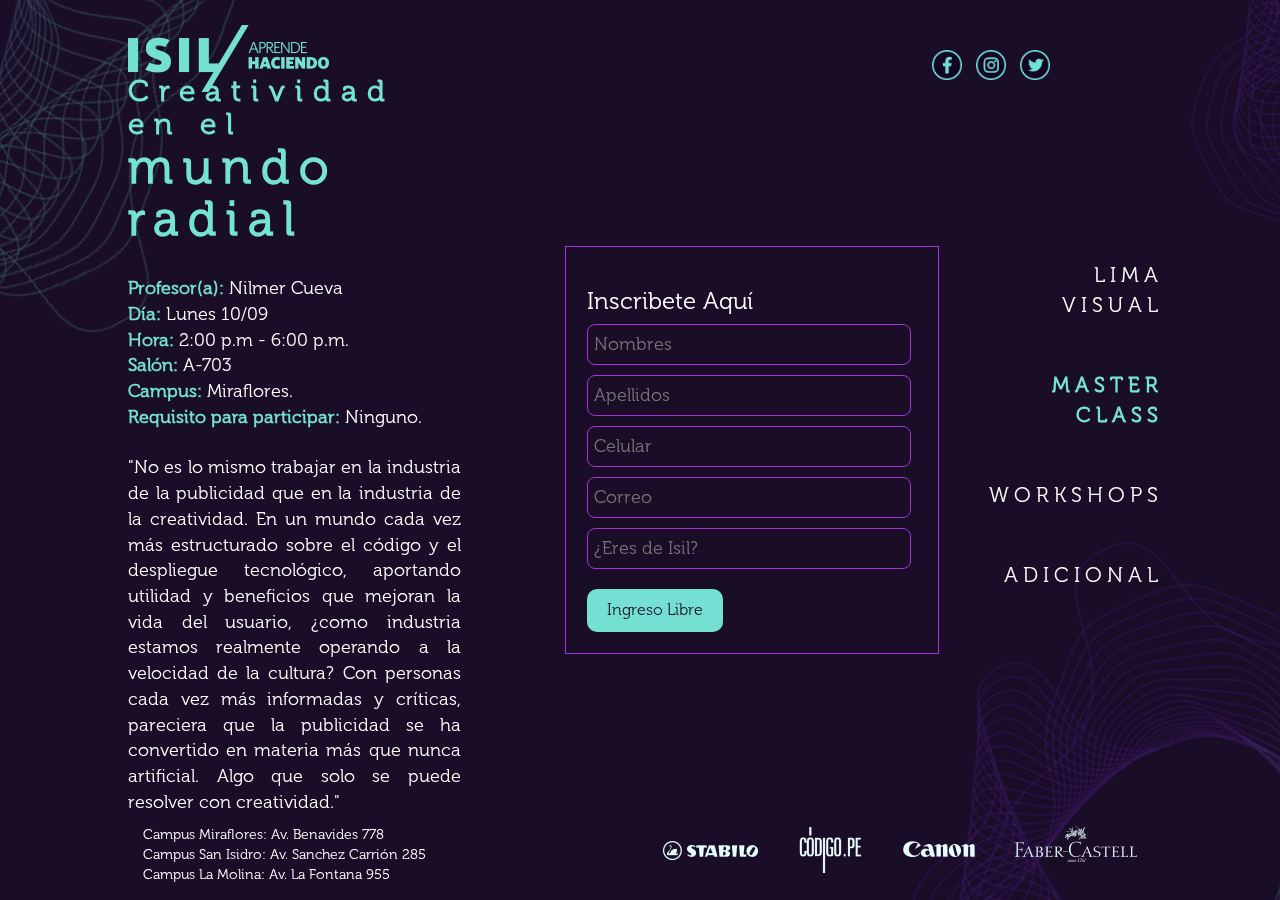
<file: workshop_class_inscripcion.html>
<!DOCTYPE html>
<html lang="en">
  <head>
  <title>Lima Visual 6</title>
  <meta charset="utf-8">
  <meta name="viewport" content="width=device-width, initial-scale=1">
  <link rel="stylesheet" href="https://maxcdn.bootstrapcdn.com/bootstrap/3.3.7/css/bootstrap.min.css">
  <script src="js/js.js"></script>
  <script src="https://maxcdn.bootstrapcdn.com/bootstrap/3.3.7/js/bootstrap.min.js"></script>
  <link href="fonts/Museo-300.css" rel="stylesheet" type="text/css">
  <link href="fonts/MuseoSlab-500.css" rel="stylesheet" type="text/css">
	  <link href="css/style.css" rel="stylesheet" type="text/css">
  
  </head>
  <body>

	<div class="malla"> <img src="img/malla.png" class="img-responsive"></div>
	<div class="malla2"> <img src="img/malla.png" class="img-responsive"></div>
	<div class="malla3"> <img src="img/malla.png" class="img-responsive"></div>
	<div class="malla4"> <img src="img/malla.png" class="img-responsive"></div>
	<div class="custom-container">
    
	
    <div class="custom-content">
    <div class="logo-brand"><a href="index.html"><img src="img/logotipo.png" alt="logo" class="img-responsive"/></a></div>
    <div class="redes">
    <ul>
    <li><a href="https://es-la.facebook.com/ISILpe/" target="_blank"><img src="img/facebook.png" width="30" height="30" alt=""/></a></li>
    <li><a href="https://www.instagram.com/isil_pe/?hl=es-la" target="_blank"><img src="img/insta.png" width="30" height="30" alt=""/></a></li>
    <li><a href="https://twitter.com/isil_pe?lang=es" target="_blank"><img src="img/twitter.png" width="30" height="30" alt=""/></a></li>
    
    </ul>
    </div>
    


    
        
       
       <div class="col-1-2">
        <div class="content-text">
        
         <h2><span>Creatividad en el </span> mundo radial</h2>
         <ul class="list-datos">
			<li><span>Profesor(a):</span> Nilmer Cueva</li>
            <li><span>Día:</span> Lunes 10/09</li>
            <li><span>Hora:</span> 2:00 p.m - 6:00 p.m.</li>
            <li><span>Salón:</span> A-703 </li>
            <li><span>Campus:</span> Miraflores.</li>
            <li><span>Requisito para participar:</span> Ninguno.</li>
         </ul>
        <p>"No es lo mismo trabajar en la industria de la publicidad que en la industria de la creatividad. En un mundo cada vez más estructurado sobre el código y el despliegue tecnológico, aportando utilidad y beneficios que mejoran la vida del usuario, ¿como industria estamos realmente operando a la velocidad de la cultura? Con personas cada vez más informadas y críticas, pareciera que la publicidad se ha convertido en materia más que nunca artificial. Algo que solo se puede resolver con creatividad."</p>
        
        </div>
       
        </div>
        <div class="col-2-2">
        <form >
        	<h3>Inscribete Aquí</h3>
            <input type="text" name="nombre" placeholder="Nombres">
            <input type="text" name="nombre" placeholder="Apellidos">
            <input type="text" name="nombre" placeholder="Celular">
            <input type="text" name="nombre" placeholder="Correo">
			<input type="text" name="nombre" placeholder="¿Eres de Isil?">
            <button type="button" class="custom-btn">Ingreso Libre</button>
        </form>
        
        </div>
		 
        
      
  </div>
    <div class="custom-sidebar">
    <div class="btn-mobile" id="menu-nav" data-click-state="1"><img src="img/lines-nav.png" alt=""/></div>
    <nav>
        <ul>
        <li><a href="lima-visual.html">LIMA VISUAL</a></li>
			<li class="active"><a href="master-class.html">MASTER CLASS</a></li>
        <li><a href="workshops.html">WORKSHOPS</a></li>
        <li><a href="adicional.html">ADICIONAL</a></li>
      </ul>
      
     <div class="addressMob">
        <p><a href="https://goo.gl/maps/38HmVsGnxo92">Campus Miraflores: <br>Av. Benavides 778</a></p>
           <p><a href="https://goo.gl/maps/GkmCmnxod3t">Campus San Isidro <br> Av. Sanchez Carrión 28</a></p>
           <p><a href="https://goo.gl/maps/DHStRrrfHNH2">Campus La Molina: <br> Av. La Fontana 955</a></p>
 	<ul class="menu-redes"> 
    <li><a href="https://es-la.facebook.com/ISILpe/"><img src="img/facebook.png" width="38" height="38" alt=""/></a></li>
    <li><a href="https://www.instagram.com/isil_pe/?hl=es-la"><img src="img/insta.png" width="38" height="38" alt=""/></a></li>
    <li><a href="https://twitter.com/isil_pe?lang=es"><img src="img/twitter.png" width="38" height="38" alt=""/></a></li>
        
      </ul>
      </div>
      
     
      
      </nav>
  </div>
  </div>
<footer>
    <div class="address">
    <p>Campus Miraflores: Av. Benavides 778<br>
        Campus San Isidro: Av. Sanchez Carrión 285<br>
        Campus La Molina: Av. La Fontana 955</p>
  </div>
    <div class="logos"><img src="img/logos.png" alt="Auspiciadores" class="img-responsive"/></div>
  </footer>
<script>
$('#menu-nav').on('click',function(){

if($(this).attr('data-click-state') == 1) {
$(this).attr('data-click-state', 0)
$("nav").show().css({ "display": "inline-block"});
	
	$(".custom-sidebar").addClass("menu-mob-active");
} else {
$(this).attr('data-click-state', 1)
$("nav").hide();
	$(".custom-sidebar").removeClass("menu-mob-active")
}

});	
</script>
</body>
</html>
</file>
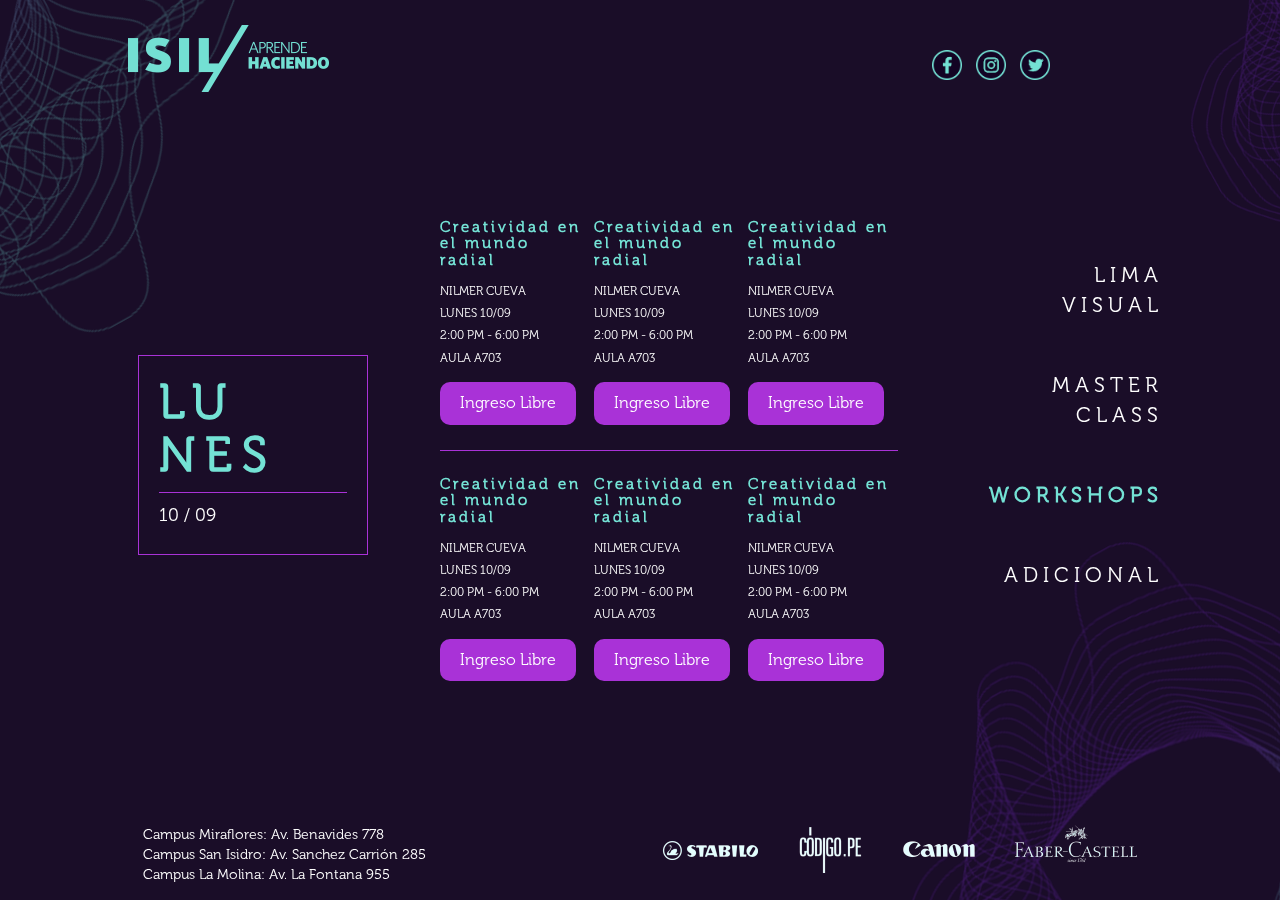
<file: workshop_opciones.html>
<!DOCTYPE html>
<html lang="en">
  <head>
  <title>Lima Visual 6</title>
  <meta charset="utf-8">
  <meta name="viewport" content="width=device-width, initial-scale=1">
  <link rel="stylesheet" href="https://maxcdn.bootstrapcdn.com/bootstrap/3.3.7/css/bootstrap.min.css">
  <script src="js/js.js"></script>
  <script src="https://maxcdn.bootstrapcdn.com/bootstrap/3.3.7/js/bootstrap.min.js"></script>
  <link href="fonts/Museo-300.css" rel="stylesheet" type="text/css">
  <link href="fonts/MuseoSlab-500.css" rel="stylesheet" type="text/css">
	  <link href="css/style.css" rel="stylesheet" type="text/css">
  <link href="css/animate.min.css" rel="stylesheet" type="text/css">
  </head>
  <body>
  	
	<div class="malla"> <img src="img/malla.png" class="img-responsive"></div>
	<div class="malla2"> <img src="img/malla.png" class="img-responsive"></div>
	<div class="malla3"> <img src="img/malla.png" class="img-responsive"></div>
	<div class="malla4"> <img src="img/malla.png" class="img-responsive"></div>
	<div class="custom-container">
    
	
    <div class="custom-content">
    <div class="logo-brand animated bounceInDown"><a href="index.html"><img src="img/logotipo.png" alt="logo" class="img-responsive"/></a></div>
    <div class="redes">
    <ul>
    <li><a href="https://es-la.facebook.com/ISILpe/" target="_blank"><img src="img/facebook.png" width="30" height="30" alt=""/></a></li>
    <li><a href="https://www.instagram.com/isil_pe/?hl=es-la" target="_blank"><img src="img/insta.png" width="30" height="30" alt=""/></a></li>
    <li><a href="https://twitter.com/isil_pe?lang=es" target="_blank"><img src="img/twitter.png" width="30" height="30" alt=""/></a></li>
    
    </ul>
    </div>
    
    
    
   
		
		
		
		
		    <div class="actions go-left ajuste1"> 
				
				
				<div class="head-mobile" style="width: 100%;"><span> &lt; </span><a href="index.html">volver al inicio</a></div>
		
		<div class="fechas animated bounceInLeft">
			<h2>LU<br>NES</h2>
				<div class="line"></div>
				<p>10 / 09</p>
			</div>
		
		</div>
		
		
		
		<div class="principal-img go-right ajuste2 cruz">
		<div class="content-text-w animated zoomIn">
			
			<div class="mod-detail">
				<h2>Creatividad en el mundo radial</h2>
				<p>NILMER CUEVA</p>
					<p>LUNES 10/09</p>
					<p>2:00 PM - 6:00 PM</p>
					<p>AULA A703</p>
				<button type="button" class="custom-btn-small">Ingreso Libre</button>
			</div>
			
			<div class="mod-detail">
				<h2>Creatividad en el mundo radial</h2>
				<p>NILMER CUEVA</p>
					<p>LUNES 10/09</p>
					<p>2:00 PM - 6:00 PM</p>
					<p>AULA A703</p>
				<button type="button" class="custom-btn-small">Ingreso Libre</button>
			</div>
			
			<div class="mod-detail">
				<h2>Creatividad en el mundo radial</h2>
				<p>NILMER CUEVA</p>
					<p>LUNES 10/09</p>
					<p>2:00 PM - 6:00 PM</p>
					<p>AULA A703</p>
				<button type="button" class="custom-btn-small">Ingreso Libre</button>
			</div>
			
			
			<div class="divider img-hide"></div>
			
			
			<div class="mod-detail">
				<h2>Creatividad en el mundo radial</h2>
				<p>NILMER CUEVA</p>
					<p>LUNES 10/09</p>
					<p>2:00 PM - 6:00 PM</p>
					<p>AULA A703</p>
				<button type="button" class="custom-btn-small">Ingreso Libre</button>
			</div>
			
			<div class="mod-detail img-hide">
				<h2>Creatividad en el mundo radial</h2>
				<p>NILMER CUEVA</p>
					<p>LUNES 10/09</p>
					<p>2:00 PM - 6:00 PM</p>
					<p>AULA A703</p>
				<button type="button" class="custom-btn-small">Ingreso Libre</button>
			</div>
			
			<div class="mod-detail img-hide">
				<h2>Creatividad en el mundo radial</h2>
				<p>NILMER CUEVA</p>
					<p>LUNES 10/09</p>
					<p>2:00 PM - 6:00 PM</p>
					<p>AULA A703</p>
				<button type="button" class="custom-btn-small">Ingreso Libre</button>
			</div>
			
			
			<div class="arrow1"> &lt; </div>
			<div class="arrow2"> &gt; </div>
			
			
			</div>
			
		
		</div>

    
        
        
        
        
        
        
      
  </div>
    <div class="custom-sidebar">
    <div class="btn-mobile" id="menu-nav" data-click-state="1"><img src="img/lines-nav.png" alt=""/></div>
    <nav>
        <ul>
        <li><a href="lima-visual.html">LIMA VISUAL</a></li>
			<li><a href="master-class.html">MASTER CLASS</a></li>
        <li class="active"><a href="workshops.html">WORKSHOPS</a></li>
        <li><a href="adicional.html">ADICIONAL</a></li>
      </ul>
      
     <div class="addressMob">
        <p><a href="https://goo.gl/maps/38HmVsGnxo92">Campus Miraflores: <br>Av. Benavides 778</a></p>
           <p><a href="https://goo.gl/maps/GkmCmnxod3t">Campus San Isidro <br> Av. Sanchez Carrión 28</a></p>
           <p><a href="https://goo.gl/maps/DHStRrrfHNH2">Campus La Molina: <br> Av. La Fontana 955</a></p>
 	<ul class="menu-redes"> 
    <li><a href="https://es-la.facebook.com/ISILpe/"><img src="img/facebook.png" width="38" height="38" alt=""/></a></li>
    <li><a href="https://www.instagram.com/isil_pe/?hl=es-la"><img src="img/insta.png" width="38" height="38" alt=""/></a></li>
    <li><a href="https://twitter.com/isil_pe?lang=es"><img src="img/twitter.png" width="38" height="38" alt=""/></a></li>
        
      </ul>
      </div>
      
     
      
      </nav>
  </div>
  </div>
<footer>
    <div class="address">
    <p>Campus Miraflores: Av. Benavides 778<br>
        Campus San Isidro: Av. Sanchez Carrión 285<br>
        Campus La Molina: Av. La Fontana 955</p>
  </div>
    <div class="logos"><img src="img/logos.png" alt="Auspiciadores" class="img-responsive"/></div>
  </footer>
<script>
$('#menu-nav').on('click',function(){

if($(this).attr('data-click-state') == 1) {
$(this).attr('data-click-state', 0)
$("nav").show().css({ "display": "inline-block"});
	
	$(".custom-sidebar").addClass("menu-mob-active");
} else {
$(this).attr('data-click-state', 1)
$("nav").hide();
	$(".custom-sidebar").removeClass("menu-mob-active")
}

});	
</script>
</body>
</html>
</file>
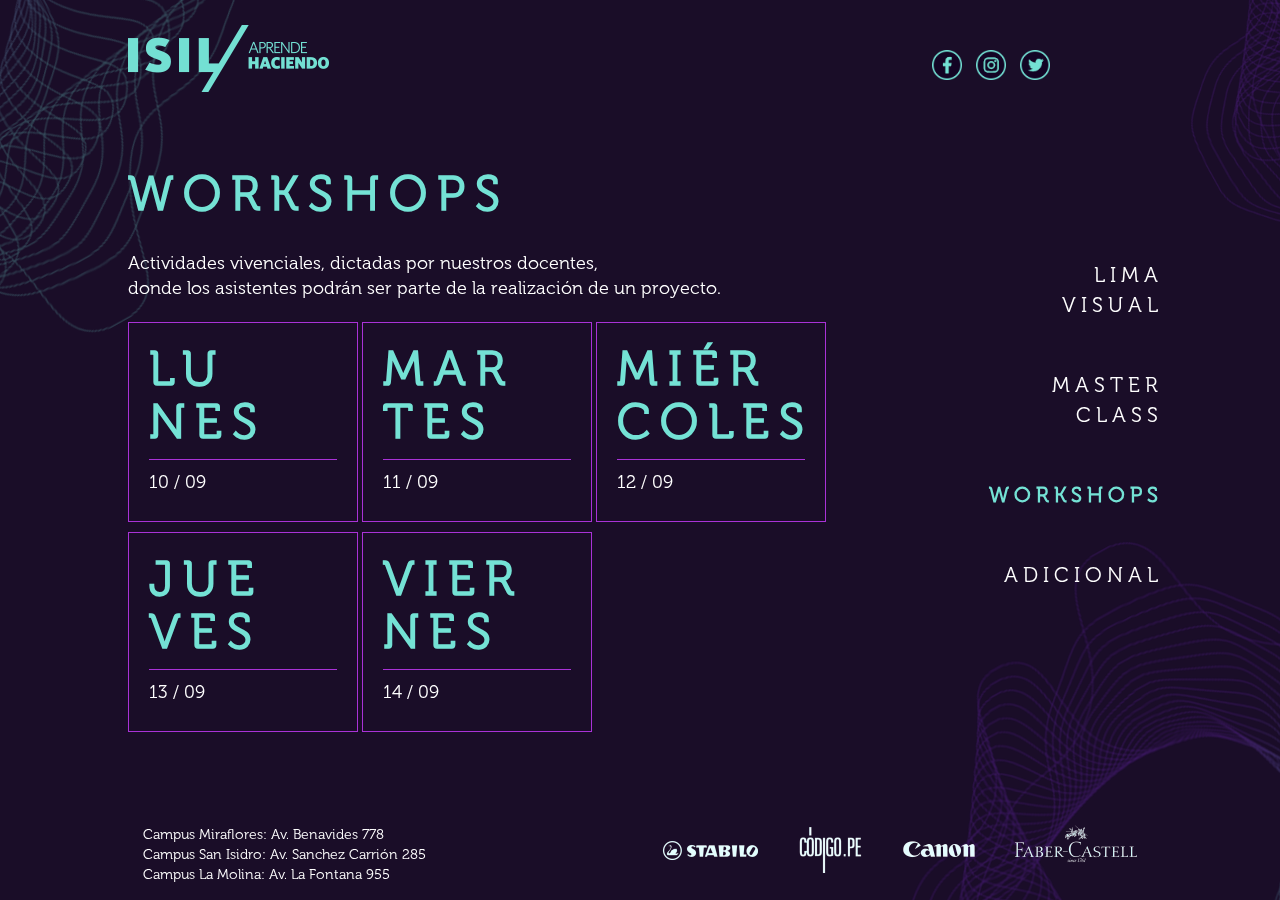
<file: workshops.html>
<!DOCTYPE html>
<html lang="en">
  <head>
  <title>Lima Visual 6</title>
  <meta charset="utf-8">
  <meta name="viewport" content="width=device-width, initial-scale=1">
  <link rel="stylesheet" href="https://maxcdn.bootstrapcdn.com/bootstrap/3.3.7/css/bootstrap.min.css">
  <script src="js/js.js"></script>
  <script src="https://maxcdn.bootstrapcdn.com/bootstrap/3.3.7/js/bootstrap.min.js"></script>
  <link href="fonts/Museo-300.css" rel="stylesheet" type="text/css">
  <link href="fonts/MuseoSlab-500.css" rel="stylesheet" type="text/css">
	  <link href="css/style.css" rel="stylesheet" type="text/css">
  <link href="css/animate.min.css" rel="stylesheet" type="text/css">
  </head>
  <body>

	<div class="malla"> <img src="img/malla.png" class="img-responsive"></div>
	<div class="malla2"> <img src="img/malla.png" class="img-responsive"></div>
	<div class="malla3"> <img src="img/malla.png" class="img-responsive"></div>
	<div class="malla4"> <img src="img/malla.png" class="img-responsive"></div>
	<div class="custom-container">
    
	
    <div class="custom-content">
    <div class="logo-brand animated bounceInDown"><a href="index.html"><img src="img/logotipo.png" alt="logo" class="img-responsive"/></a></div>
    <div class="redes">
    <ul>
    <li><a href="https://es-la.facebook.com/ISILpe/" target="_blank"><img src="img/facebook.png" width="30" height="30" alt=""/></a></li>
    <li><a href="https://www.instagram.com/isil_pe/?hl=es-la" target="_blank"><img src="img/insta.png" width="30" height="30" alt=""/></a></li>
    <li><a href="https://twitter.com/isil_pe?lang=es" target="_blank"><img src="img/twitter.png" width="30" height="30" alt=""/></a></li>
    
    </ul>
    </div>
    
    
		
		
		
		
		
		<div class="content-full-w">
        <div class="content-text-w">
			<div class="head-mobile"><span> &lt; </span><a href="index.html">volver al inicio</a></div>
       		<h2>WORKSHOPS</h2>
            <p>Actividades vivenciales, dictadas por nuestros docentes,<br> 
donde los asistentes podrán ser parte de la realización de un proyecto.</p>
           
			
			<a href="workshop_opciones.html" class="fechas animated bounceInLeft">
			<h2>LU<br>NES</h2>
				<div class="line"></div>
				<p>10 / 09</p>
			</a>
			
			<a href="workshop_opciones.html" class="fechas animated bounceInUp">
			<h2>MAR<br>TES</h2>
				<div class="line"></div>
				<p>11 / 09</p>
			</a>
			
			<a href="#" class="fechas animated bounceInDown">
			<h2>MIÉR<br>COLES</h2>
				<div class="line"></div>
				<p>12 / 09</p>
			</a>
			
			<a href="#" class="fechas animated bounceInUp">
			<h2>JUE<br>VES</h2>
				<div class="line"></div>
				<p>13 / 09</p>
			</a>
			
			<a href="#" class="fechas animated bounceInRight">
			<h2>VIER<br>NES</h2>
				<div class="line"></div>
				<p>14 / 09</p>
			</a>
			
            
        </div>
        </div>
		<!---->
		
		
        
        
        
        
      
  </div>
    <div class="custom-sidebar">
    <div class="btn-mobile" id="menu-nav" data-click-state="1"><img src="img/lines-nav.png" alt=""/></div>
    <nav>
        <ul>
        <li><a href="lima-visual.html">LIMA VISUAL</a></li>
			<li><a href="master-class.html">MASTER CLASS</a></li>
        <li class="active"><a href="workshops.html">WORKSHOPS</a></li>
        <li><a href="adicional.html">ADICIONAL</a></li>
      </ul>
      
    <div class="addressMob">
        <p><a href="https://goo.gl/maps/38HmVsGnxo92">Campus Miraflores: <br>Av. Benavides 778</a></p>
           <p><a href="https://goo.gl/maps/GkmCmnxod3t">Campus San Isidro <br> Av. Sanchez Carrión 28</a></p>
           <p><a href="https://goo.gl/maps/DHStRrrfHNH2">Campus La Molina: <br> Av. La Fontana 955</a></p>
 	<ul class="menu-redes"> 
    <li><a href="https://es-la.facebook.com/ISILpe/"><img src="img/facebook.png" width="38" height="38" alt=""/></a></li>
    <li><a href="https://www.instagram.com/isil_pe/?hl=es-la"><img src="img/insta.png" width="38" height="38" alt=""/></a></li>
    <li><a href="https://twitter.com/isil_pe?lang=es"><img src="img/twitter.png" width="38" height="38" alt=""/></a></li>
        
      </ul>
      </div>
      
     
      
      </nav>
  </div>
  </div>
<footer>
    <div class="address">
    <p>Campus Miraflores: Av. Benavides 778<br>
        Campus San Isidro: Av. Sanchez Carrión 285<br>
        Campus La Molina: Av. La Fontana 955</p>
  </div>
    <div class="logos"><img src="img/logos.png" alt="Auspiciadores" class="img-responsive"/></div>
  </footer>
<script>
$('#menu-nav').on('click',function(){

if($(this).attr('data-click-state') == 1) {
$(this).attr('data-click-state', 0)
$("nav").show().css({ "display": "inline-block"});
	
	$(".custom-sidebar").addClass("menu-mob-active");
} else {
$(this).attr('data-click-state', 1)
$("nav").hide();
	$(".custom-sidebar").removeClass("menu-mob-active")
}

});	
</script>
</body>
</html>
</file>
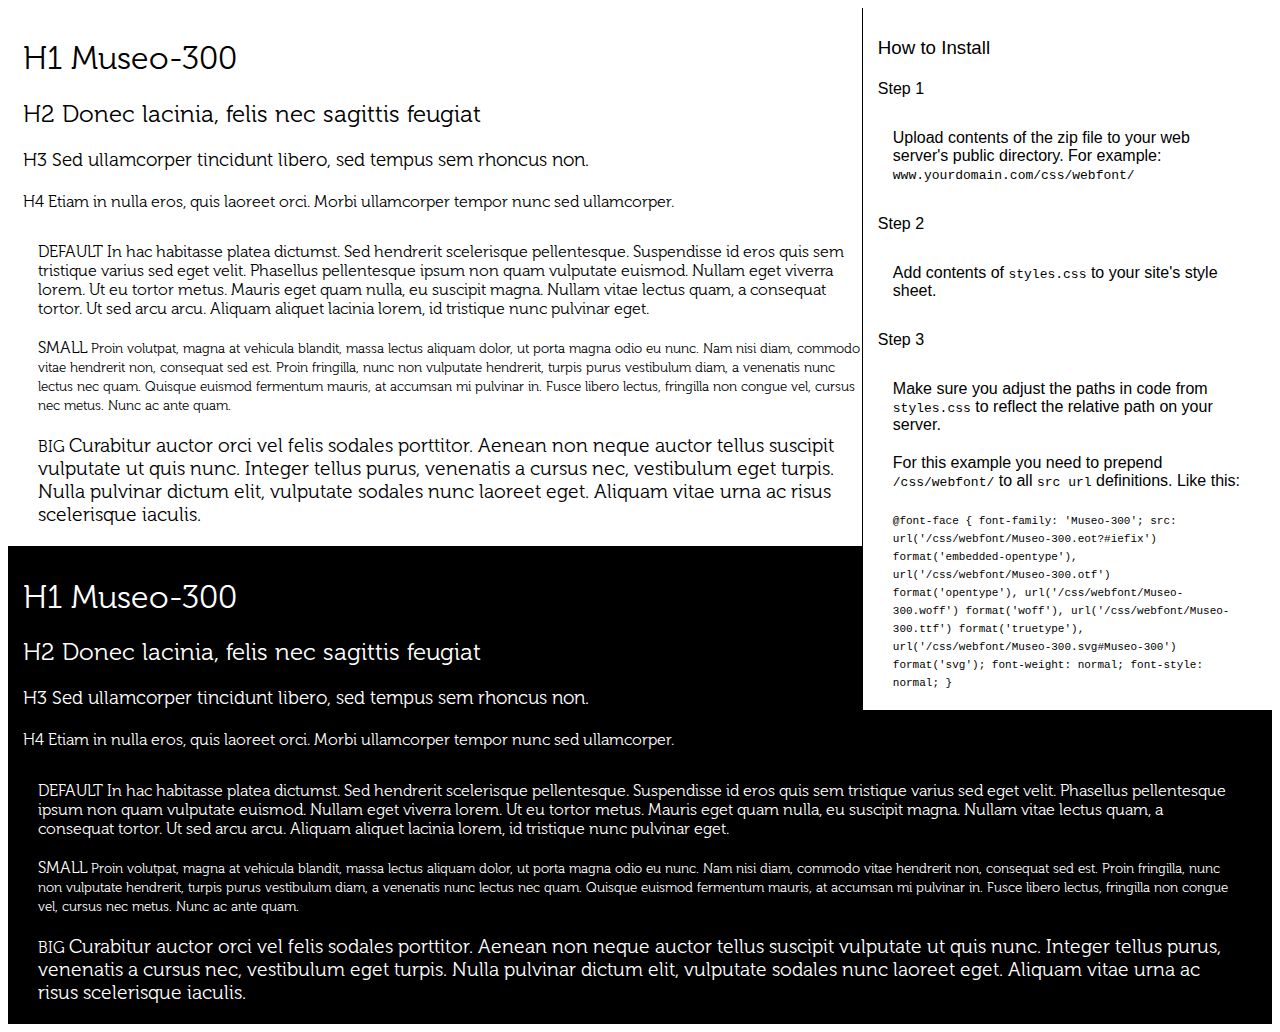
<file: fonts/preview.html>
<!DOCTYPE html>
<html>
<head>
<title>
Museo-300
 - Web font preview
</title>
<style type='text/css'>

@font-face {
  font-family: 'Museo-300';
  src: url('Museo-300.eot?#iefix') format('embedded-opentype'),  url('Museo-300.otf')  format('opentype'),
	     url('Museo-300.woff') format('woff'), url('Museo-300.ttf')  format('truetype'), url('Museo-300.svg#Museo-300') format('svg');
  font-weight: normal;
  font-style: normal;
}

body { font-family: 'Museo-300' !important; }
h1, h2, h3, h4 { font-weight: normal; }
.reg { color:black; background:white; }
.inverse { color:white; background:black; }
div { padding: 10px 15px; }
.right { background:white; width:30%; float: right; font-family: sans-serif; border: 1px solid black; border-width: 0 0 1px 1px;}
</style>
</head>
<body>
<div class='right'>
<h3>How to Install</h3>
<h4>Step 1</h4>
<div>
Upload contents of the zip file to your web server's public directory. For example:
<code>www.yourdomain.com/css/webfont/</code>
</div>
<h4>Step 2</h4>
<div>
Add contents of
<code>styles.css</code>
to your site's style sheet.
</div>
<h4>Step 3</h4>
<div>
Make sure you adjust the paths in code from
<code>styles.css</code>
to reflect the relative path on your server.
</div>
<div>
For this example you need to prepend
<code>/css/webfont/</code>
to all
<code>src url</code>
definitions. Like this:
</div>
<div>
<code style='font-size:11px;'>@font-face {
  font-family: 'Museo-300';
  src: url('/css/webfont/Museo-300.eot?#iefix') format('embedded-opentype'),  url('/css/webfont/Museo-300.otf')  format('opentype'),
	     url('/css/webfont/Museo-300.woff') format('woff'), url('/css/webfont/Museo-300.ttf')  format('truetype'), url('/css/webfont/Museo-300.svg#Museo-300') format('svg');
  font-weight: normal;
  font-style: normal;
}</code>
</div>
</div>
<div class='reg'>
<h1>
H1
Museo-300
</h1>
<h2>
H2
Donec lacinia, felis nec sagittis feugiat
</h2>
<h3>
H3
Sed ullamcorper tincidunt libero, sed tempus sem rhoncus non.
</h3>
<h4>
H4
Etiam in nulla eros, quis laoreet orci. Morbi ullamcorper tempor nunc sed ullamcorper.
</h4>
<div>
DEFAULT
In hac habitasse platea dictumst. Sed hendrerit scelerisque pellentesque. Suspendisse id eros quis sem tristique varius sed eget velit. Phasellus pellentesque ipsum non quam vulputate euismod. Nullam eget viverra lorem. Ut eu tortor metus. Mauris eget quam nulla, eu suscipit magna. Nullam vitae lectus quam, a consequat tortor. Ut sed arcu arcu. Aliquam aliquet lacinia lorem, id tristique nunc pulvinar eget.
</div>
<div>
SMALL
<small>
Proin volutpat, magna at vehicula blandit, massa lectus aliquam dolor, ut porta magna odio eu nunc. Nam nisi diam, commodo vitae hendrerit non, consequat sed est. Proin fringilla, nunc non vulputate hendrerit, turpis purus vestibulum diam, a venenatis nunc lectus nec quam. Quisque euismod fermentum mauris, at accumsan mi pulvinar in. Fusce libero lectus, fringilla non congue vel, cursus nec metus. Nunc ac ante quam.
</small>
</div>
<div>
BIG
<big>
Curabitur auctor orci vel felis sodales porttitor. Aenean non neque auctor tellus suscipit vulputate ut quis nunc. Integer tellus purus, venenatis a cursus nec, vestibulum eget turpis. Nulla pulvinar dictum elit, vulputate sodales nunc laoreet eget. Aliquam vitae urna ac risus scelerisque iaculis.
</big>
</div>

</div>
<div class='inverse'>
<h1>
H1
Museo-300
</h1>
<h2>
H2
Donec lacinia, felis nec sagittis feugiat
</h2>
<h3>
H3
Sed ullamcorper tincidunt libero, sed tempus sem rhoncus non.
</h3>
<h4>
H4
Etiam in nulla eros, quis laoreet orci. Morbi ullamcorper tempor nunc sed ullamcorper.
</h4>
<div>
DEFAULT
In hac habitasse platea dictumst. Sed hendrerit scelerisque pellentesque. Suspendisse id eros quis sem tristique varius sed eget velit. Phasellus pellentesque ipsum non quam vulputate euismod. Nullam eget viverra lorem. Ut eu tortor metus. Mauris eget quam nulla, eu suscipit magna. Nullam vitae lectus quam, a consequat tortor. Ut sed arcu arcu. Aliquam aliquet lacinia lorem, id tristique nunc pulvinar eget.
</div>
<div>
SMALL
<small>
Proin volutpat, magna at vehicula blandit, massa lectus aliquam dolor, ut porta magna odio eu nunc. Nam nisi diam, commodo vitae hendrerit non, consequat sed est. Proin fringilla, nunc non vulputate hendrerit, turpis purus vestibulum diam, a venenatis nunc lectus nec quam. Quisque euismod fermentum mauris, at accumsan mi pulvinar in. Fusce libero lectus, fringilla non congue vel, cursus nec metus. Nunc ac ante quam.
</small>
</div>
<div>
BIG
<big>
Curabitur auctor orci vel felis sodales porttitor. Aenean non neque auctor tellus suscipit vulputate ut quis nunc. Integer tellus purus, venenatis a cursus nec, vestibulum eget turpis. Nulla pulvinar dictum elit, vulputate sodales nunc laoreet eget. Aliquam vitae urna ac risus scelerisque iaculis.
</big>
</div>

</div>
</body>
</html>
</file>
<file: fonts/Museo-300.css>
@font-face {
  font-family: 'Museo-300';
  src: url('Museo-300.eot?#iefix') format('embedded-opentype'),  url('Museo-300.otf')  format('opentype'),
	     url('Museo-300.woff') format('woff'), url('Museo-300.ttf')  format('truetype'), url('Museo-300.svg#Museo-300') format('svg');
  font-weight: normal;
  font-style: normal;
}
</file>
<file: fonts/MuseoSlab-500.css>
@font-face {
  font-family: 'MuseoSlab-500';
  src: url('MuseoSlab-500.eot?#iefix') format('embedded-opentype'),  url('MuseoSlab-500.otf')  format('opentype'),
	     url('MuseoSlab-500.woff') format('woff'), url('MuseoSlab-500.ttf')  format('truetype'), url('MuseoSlab-500.svg#MuseoSlab-500') format('svg');
  font-weight: normal;
  font-style: normal;
}
</file>
<file: css/style.css>
body, html {
	width: 100%;
	height: 100%;
	position: relative;
	overflow: hidden;
	background-color: #1A0D28;
	background-position: center;
	background-size: cover;
	font-family: 'Museo-300', "Hoefler Text", "Liberation Serif", Times, "Times New Roman", "serif";
	color: white;
	overflow-x: hidden;
}
h2
{
	color: #74e2d5;
    font-size: 48px;
    font-weight: bold;
    letter-spacing: 10px;
	margin-bottom:30px;
	margin-top:0;
}
.title-h3
{
	padding:10px;
	margin:0;
	border: solid 1px #a932d7;
	margin-top:10px;
	margin-bottom:15px;
	display:inline-block;
	
}
.title-h3 span
{
color:#73e0d3;
font-weight:bold;	
}
p
{
	font-size:18px;
}
	  a:hover
	  {
		  text-decoration: none;
	  }

.row.content {
	height: 100%;
	position: relative;
}

.sidenav {
	height: 100%;
}

footer {
	background-color: #555;
	color: white;
	padding: 15px;
}
.custom-container {
	width: 100%;
	height: 100%;
	position: relative;
}
.custom-content {
	width: 65%;
	height: 100%;
	float: left;
	margin-left: 10%;
}
.custom-sidebar {
	width: 15%;
	height: 100%;
	float: right;
	margin-right: 10%;
	text-align: right;
}
footer {
	background-color: transparent;
	position: fixed;
	width: 80%;
	bottom: 0;
	height: 80px;
	margin-left: 10%;
	margin-right: 10%;
	margin-bottom: 10px;
}
.logos {
	float: right;
}
.address {
	float: left;
	color: white;
	
}
.address a
{
	color:white;
}
.address p
{
	font-size:14px;
}
nav {
	width: 100%;
	height: 100%;
	display: flex;
	justify-content: center;
	align-items: center;
}
nav ul {
    display: inline-block;
    list-style: none;
    margin: 0;
    font-size: 21px;
    letter-spacing: 5px;
}
nav ul li {
    margin-bottom: 50px;
}
nav ul .active a
{
	font-weight: bold;
    color: #74e2d5;
}
	  nav a
	  {
		  color: white;
	  }
	  nav a:hover
	  {
		  color: #74e2d5;
	  }
.logo-brand {
	margin-top: 25px;
	margin-bottom: 25px;
	position: absolute;
	z-index:22;
}
.btn-mobile {
	width: 50px;
	height: 50px;
	position: absolute;
	left: 25px;
	top: 30px;
	display: none;
	position: fixed;
	
}
.principal-img {
	height: 100%;
	width: 70%;
	display: flex;
	justify-content: center;
	align-items: center;
	float: right;
}

.new-principal-img
{
	height: 100%;
	width: 70%;
	display: flex;
	justify-content: center;
	align-items: center;
	float: right;
}


.img-principal img {
	display: inline-block;
}
.actions {
	height: 100%;
	width: 30%;
	display: flex;
	justify-content: center;
	align-items: center;
	float: left;
	flex-direction: column;
}
.new-actions {
	height: 100%;
	width: 30%;
	display: flex;
	justify-content: center;
	align-items: center;
	float: left;
	flex-direction: column;
}
.actions img,.new-actions img {
	display: inline-block;
	width: 80%;
}
.malla {
	position: fixed;
	top: -280px;
	left: 40%;
	margin-left: -900px;
	animation: 25s rotar linear infinite;
	transform-origin: 50% 50%;
}
.malla2
{
	position: fixed;
	right: 0;
	bottom: 0;
	width: 50%;
	margin-right: -20%;
	margin-bottom: -20%;
	
	animation: 30s rotar linear infinite;
	transform-origin: 40% 50%;
}


.malla3
{
	position: fixed;
	top: -200px;
	bottom: 100px;
	width: 50%;
	margin-left: 93%;
	margin-bottom: 50%;
	height: 500px;
	width: 500px;
	
	animation: 40s rotar linear infinite;
	transform-origin: 30% 40%;
}


.malla4
{
	position: fixed;
	top: 900px;
	bottom: 100px;
	width: 50%;
	margin-right: : 93%;
	margin-bottom: 50%;
	height: 500px;
	width: 500px;
	margin-left: -100px;
	
	animation: 46s rotar linear infinite;
	transform-origin: 30% 40%;
}





 @keyframes rotar {
 from {
transform: rotate(0deg);
}
 to {
transform: rotate(360deg);
}
}
.custom-btn {
	background-color:#73e0d3;
	margin-top: 10px;
	font-size: 16px;
	border-radius: 10px;
	border: 0;
	padding: 10px;
	color:#1c1029;
	padding-left: 20px;
	padding-right: 20px;
}
.custom-btn:hover {
	background-color: white;
	color: #a932d7;
}
	  .custom-btn-small {
	background-color:#a932d7;
	margin-top: 10px;
	font-size: 16px;
	border-radius: 10px;
	border: 0;
	padding: 10px;
	color:white;
	padding-left: 20px;
	padding-right: 20px;
}
.custom-btn-small:hover {
	background-color: white;
	color: #a932d7;
}
.redes
{
	position:absolute;
	right:220px; top:50px;
}
.redes ul
{
	list-style:none;
	padding:0;
	
}
.redes ul li
{
	display:inline-block;
	margin-right:10px;

}
.menu-redes 
{
	display:none;
}
.addressMob
{
	display:none;
}
.col-1-2
{
	width:50%;
	height:100%;
	float:left;
	display: flex;
	justify-content: center;
	align-items: center;
}
.col-2-2
{
	width:50%;
	height:100%;
	float:right;
	
	display: flex;
	justify-content: center;
	align-items: center;
}
.content-text
{
	display:inline-block;
	width:80%;
	margin-right:20%;
}
.content-text p
{
	text-align:justify;
	font-size:18px;
}
.content-text h2
{
	color: #74e2d5;
    font-size: 48px;
    font-weight: bold;
    letter-spacing: 10px;
	margin-bottom:30px;
}
.content-text span
{
	display:block;
	font-size:30px;
}
.content-full-w
{
	width:100%;
	height:100%;
	display: flex;
	justify-content: center;
	align-items: center;
}
.gallery
{
	width:100%;
	position:relative;
}
.gallery-items
{
	display:inline-block;
	width:33%;
	cursor:pointer;
	position:relative;
}
.gallery-items a
{
	position:absolute;
	bottom:10%;
	left: 5%;
}
.descri-img
{
	position: absolute;
    width: 80%;
    bottom: 20%;
    left: 5%;
}
.descri-img h4
{
	font-weight:bold;
}
.descri-img h5
{
	    color: #74e2d5;
    font-size: 15px;
    margin: 0;
}
.list-datos
{
	padding:0;
	margin:0;
	list-style:none;
	margin-bottom:25px;
}
.list-datos li
{
	font-size: 18px;
}
.list-datos li span
{
	    font-weight: bold;
    color: #73e0d3;
    display: inline-block;
    font-size: 18px;
	
}
form
{
	padding:5%;
	border:solid 1px #a932d7;
	width:90%;
}
form input
{
	display:block;
	background-color:transparent;
	border-radius:8px;
	border: solid 1px #a932d7;
	width:98%;
	padding:2%;
	font-size:18px;
	margin-bottom:10px;
}
	  
.go-left
{
  float: left;
}
.go-right
{
  float: right;
}
	  .fechas
	  {
		  width: 230px;
		  height: 200px;
		  border:solid 1px #a932d7;
		  padding: 20px;
		  display: inline-block;
		  margin-top: 10px;
		  color: white;
	  }
		.fechas:hover p
		{
			color:white;
		}
	  .fechas h2
	  {
		      margin-bottom: 0px;
	  }
	  .line
	  {
	
		  background-color: #a932d7;
		  width: 100%;
		  height: 1px;
		      margin-top: 10px;
    margin-bottom: 10px;
	  }
	  
	  .foto-text
	  {
		  display: inline-block;
    text-align: left;
    vertical-align: top;
	  }
	  .list-foto-text
	  {
		  
		      display: inline-block;
		vertical-align: bottom;
		margin-left: 8px;
	  }
	  .mod-detail
	  {
		  width: 240px;
		   display: inline-block;
	  }
	  .mod-detail h2
	  {
		 font-size: 17px;
		  letter-spacing: 3px;
		  text-align: left;
		  margin-bottom: 15px;
	  }
	  .mod-detail p
	  {
		  margin-bottom: 5px;
	  }
	  .divider{
	   width: 100%;
		  height: 1px;
		  background-color: #a932d7;
		  display: block;
		  margin-top: 25px;
		  margin-bottom: 25px;
	  }
.numbers
{
	list-style: none;
	padding: 0;
	margin: 0;
	text-align: right;
	margin-top: 10px;
}
.numbers li
{
	display: inline-block;
	
}
.numbers li a
{
	font-weight: bold;
	padding: 10px;
	border:  1px solid #73e0d3;
	width: 40px;
	height: 40px;
	border-radius: 20px;
	display: inline-block;
	text-align: center;
	color: white;
}
.numbers li a:hover
{
	background-color: white;
	color: #a932d7;
}
.head-mobile
{
	padding-top: 10px;
    padding-bottom: 10px;
    border-bottom: 1px solid #a932d7;
    margin-bottom: 25px;
	display: none;
}
.head-mobile a
{
    text-decoration: none;
    color: white;
    font-size: 25px;
}
.head-mobile span
{
	    font-weight: bold;
    padding: 8px;
    border: 1px solid #73e0d3;
    width: 35px;
    height: 35px;
    border-radius: 20px;
    display: inline-block;
    text-align: center;
    color: white;
    margin-right: 15px;
	    font-size: 14px;
}

.arrow1 {
    font-weight: bold;
    padding: 10px;
    border: 1px solid #73e0d3;
    width: 40px;
    height: 40px;
    border-radius: 20px;
    display: inline-block;
    text-align: center;
    color: white;
    position: absolute;
    cursor: pointer;
    top: 50%;
    left: 0;
    margin-left: -40px;
    margin-top: -20px;
    background: #1b0c29;
	display: none;
}
.arrow2 {
    font-weight: bold;
    padding: 10px;
    border: 1px solid #73e0d3;
    width: 40px;
    height: 40px;
    border-radius: 20px;
    display: inline-block;
    text-align: center;
    color: white;
    position: absolute;
    cursor: pointer;
    top: 50%;
    margin-top: -20px;
	display: none;
	    background-color: #1b0c29;
	margin-right: -40px;
	right: 0;
}
/* On small screens, set height to 'auto' for sidenav and grid */
	 @media screen and (max-width: 1600px) {
	.mod-detail {
    width: 200px;
    display: inline-block;
}  
	  
	  } 
 @media screen and (max-width: 1340px) {
	 .mod-detail h2 {
    font-size: 15px;
	 }
	 .mod-detail p {
    font-size: 12px;
}
	 .mod-detail {
    width: 150px;
}
}
@media screen and (max-width: 767px) {
	
.sidenav {
	height: auto;
	padding: 15px;
}
.row.content {
	height: auto;
}
}

@media screen and (max-width: 991px) {
	
	.arrow1 , .arrow2
	{
		display: block;
	}
	.head-mobile
	{
		display: block;
	}
	.descri-img
	{
		display:none;
	}
	.btn-hide
{
	    background-color: transparent !important;
    font-size: 0;
    width: 100%;
    height: 100%;
    padding: 0;
    margin: 0;
    position: absolute;
    top: 0;
    left: 0;
	}
	.mod-detail {
        width: 40%;
    display: block;
    margin-bottom: 25px;
    float: left;
    margin: 5%;
}
	.mod-detail h2 {
    font-size: 16px;
	}
	.mod-detail p {
    font-size: 14px;
}
.content-full-w
{
	width: 80%;
    margin: auto;
    margin-top: 120px;
}
.gallery-items {
    display: block;
    width: 100%;
    text-align: center;
    margin-bottom: 10px;
}
.gallery-items img
{
	display:inline-block;
}
	
.content-text h2 {
    color: #74e2d5;
    font-size: 24px;
    font-weight: bold;
    letter-spacing: 5px;
    margin-bottom: 30px;
}	
	
form {
    border: none;
}	
form input {
    border: solid 1px #73e0d3;
}
	.custom-btn {
    background-color: #a932d7;
   
    color: #ffffff;
   
}
.img-hide
	{
		display: none;
	}	
.redes
	{
		display:none;
	}	
	
body, html {
	overflow: auto;
	overflow-x: hidden;
}
.custom-content {
	width: 100%;
	height: 100%;
	margin: 0;
}
.custom-sidebar {
	width: 25%;
	height: 25px;
	position: absolute;
	z-index: 55;
	top: 0;
	right: 0;
	height: auto;
	margin: 0;
}
.custom-container {
	height: auto;
	position: relative;
}
nav {
	display: none;
}
nav ul {
	display: inline-block;
	list-style: none;
    margin: 0;
    font-size: 19px;
    letter-spacing: 5px;
    padding: 0;
    width: 100%;
}
nav ul li {
	    padding: 20px;
    background-color: #83cfcb;
    color: #1c1029;
    font-weight: bold;
    border-bottom: solid 2px #1b0c29;
	margin:0;
}
nav ul li a
	{ color: #1c1029;}
nav ul .active 
{
	    font-weight: bold;
    color: #74e2d5;
    background-color: #1b0c29;
}
	nav ul .active a
	{color: #74e2d5;font-weight: bold;}
.menu-redes li {
    display: inline-block;
    border-bottom: 0;
}

.principal-img {
	height: auto;
	width: 80%;
	display: flex;
	justify-content: center;
	align-items: center;
	float: initial;
	margin-left: 10%;
	margin-right: 10%;
	margin-top: 150px;
}
.new-actions {
    height: auto;
    width: 30%;
    display: flex;
    justify-content: center;
    align-items: center;
    float: initial;
    margin-left: 10%;
    margin-right: 10%;
    margin-top: 150px;
    margin-bottom: 25px;
}	
.new-principal-img {
    height: auto;
    width: 80%;
    display: block;
    justify-content: center;
    align-items: center;
    float: right;
    margin: auto;
    margin-left: 10%;
    margin-right: 10%;
}
.menu-mob-active {
	width: 80%;
    height: 100%;
    background-color: transparent;
    position: fixed;
    z-index: 999;
    left: 0;
}
.menu-mob-active nav {
	width: 100%;
    display: inline-block;
    text-align: center;
    margin-top: 119px;
    background-color: #83cfcb;
}
.btn-mobile {
	display: block;
}
.actions {
	height: auto;
	width: 80%;
	display: flex;
	justify-content: center;
	align-items: center;
	float: left;
	flex-direction: column;
	margin-top: 30px;
	margin-left: 10%;
	margin-right: 10%;
}
.logo-brand {
	padding-top: 25px;
	padding-bottom: 25px;
	position: fixed;
	width: 100%;
	text-align: center;
	background-color: #1b0c29;
	border-bottom: solid 1px #73e0d3;
	margin: 0;
}
.logo-brand img {
	display: inline-block;
}
footer {
	background-color: transparent; 
    position: relative;
    /* width: 80%; */
    bottom: 0;
    /* height: auto; */
    /* margin-left: 10%; */
    /* margin-right: 10%; */
    margin-top: 50px;
    display: inline-block;

}
.address {
	float: initial;
	color: #74E2D5;
	text-align: center;
}


.logos {
	float: initial;
	text-align: center;
}

.logos img {
	display: inline-block;
}

.menu-redes 
{
	display:block;
	padding-top:0px;
}


.address
{
	display:none;
}



.addressMob
{
	font-size: 18px;
    color: #1b0c29;
    position: absolute;
    width: 100%;
    bottom: 0;
	display:block;
}
.addressMob a
{
	display:block;
	width:100%;
	font-weight:bold;
	color: #1A0D28;
	padding-bottom: 20px;

}
.addressMob p
{
	    font-size: 16px;
    margin: 0;
    padding: 0;
}
	
	.col-1-2{
		
		width: 100%;
		margin-top: 130px;
	}	
	
	.content-text
	{
		margin: auto;
	}
	.col-2-2
	{
		width: 100%;
		float:left;
	}
	.go-left
{
  float:  right;
}
.go-right
{
  float:left;
}
.only-img {
    width: 80%;
    margin-left: 10%;
    margin-bottom: 25px;
}
	
	.ajuste1{
    margin-top: 130px;
}
	
.ajuste2 {
    margin-top: 30px;
}	
	.fechas {
    width: 45%;
		height: auto;
	}
	.fechas h2 {
    font-size: 30px;
}
	.cruz{
		background-image: url(../img/lines.png);
		background-position: center;
		background-repeat: no-repeat;
		position: relative;
	}
}
</file>
